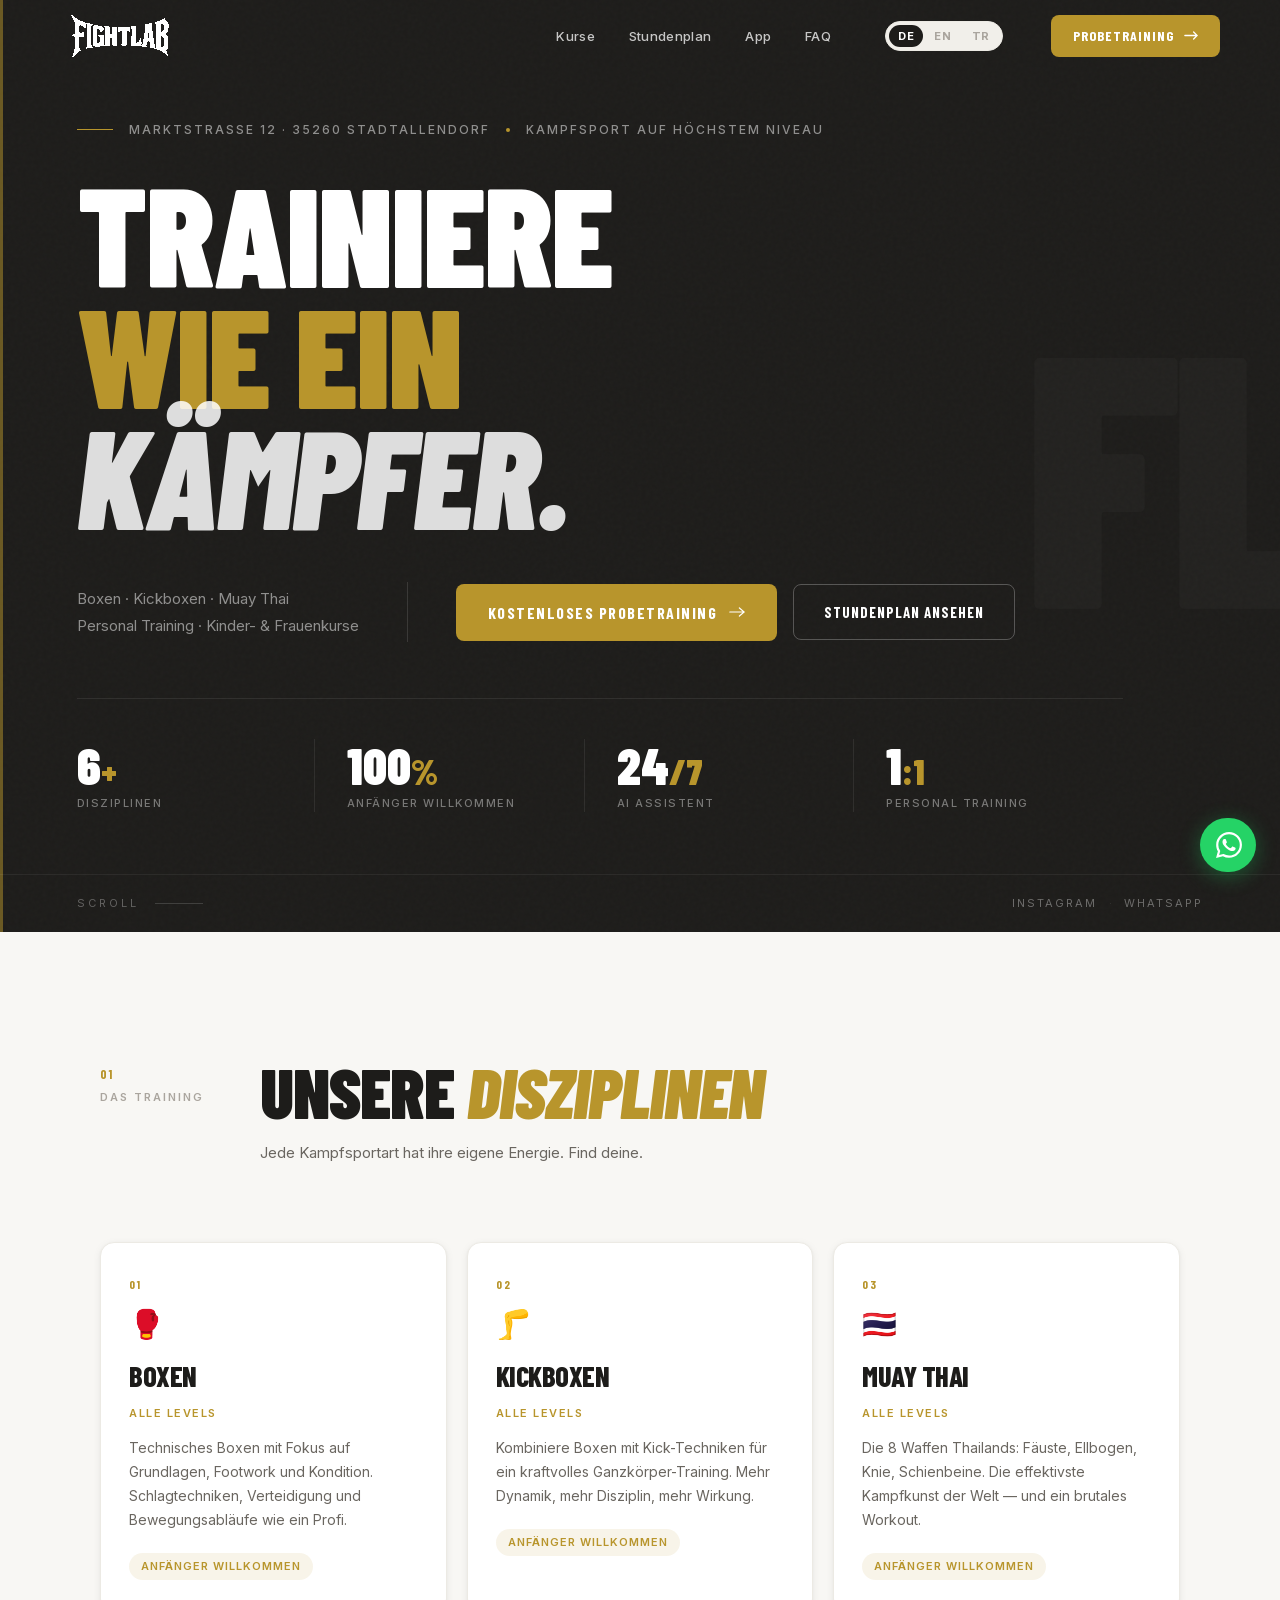
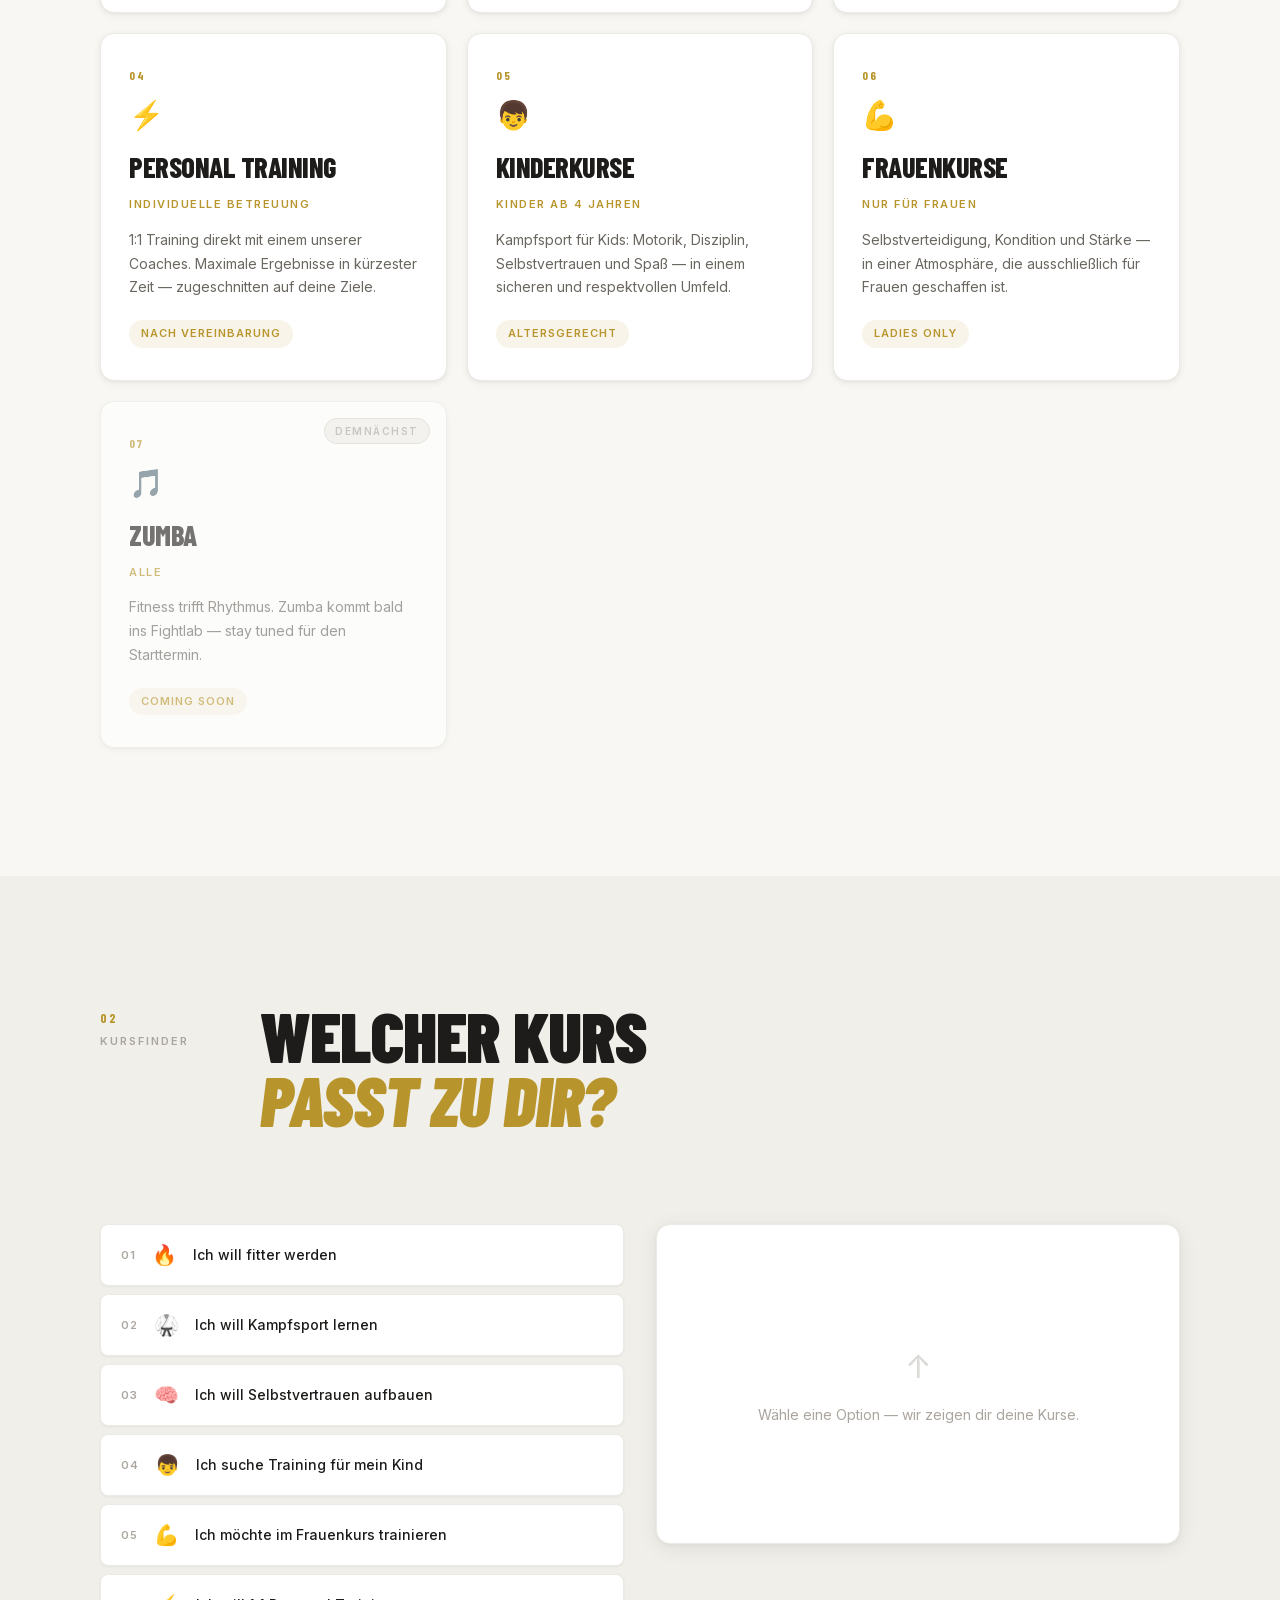
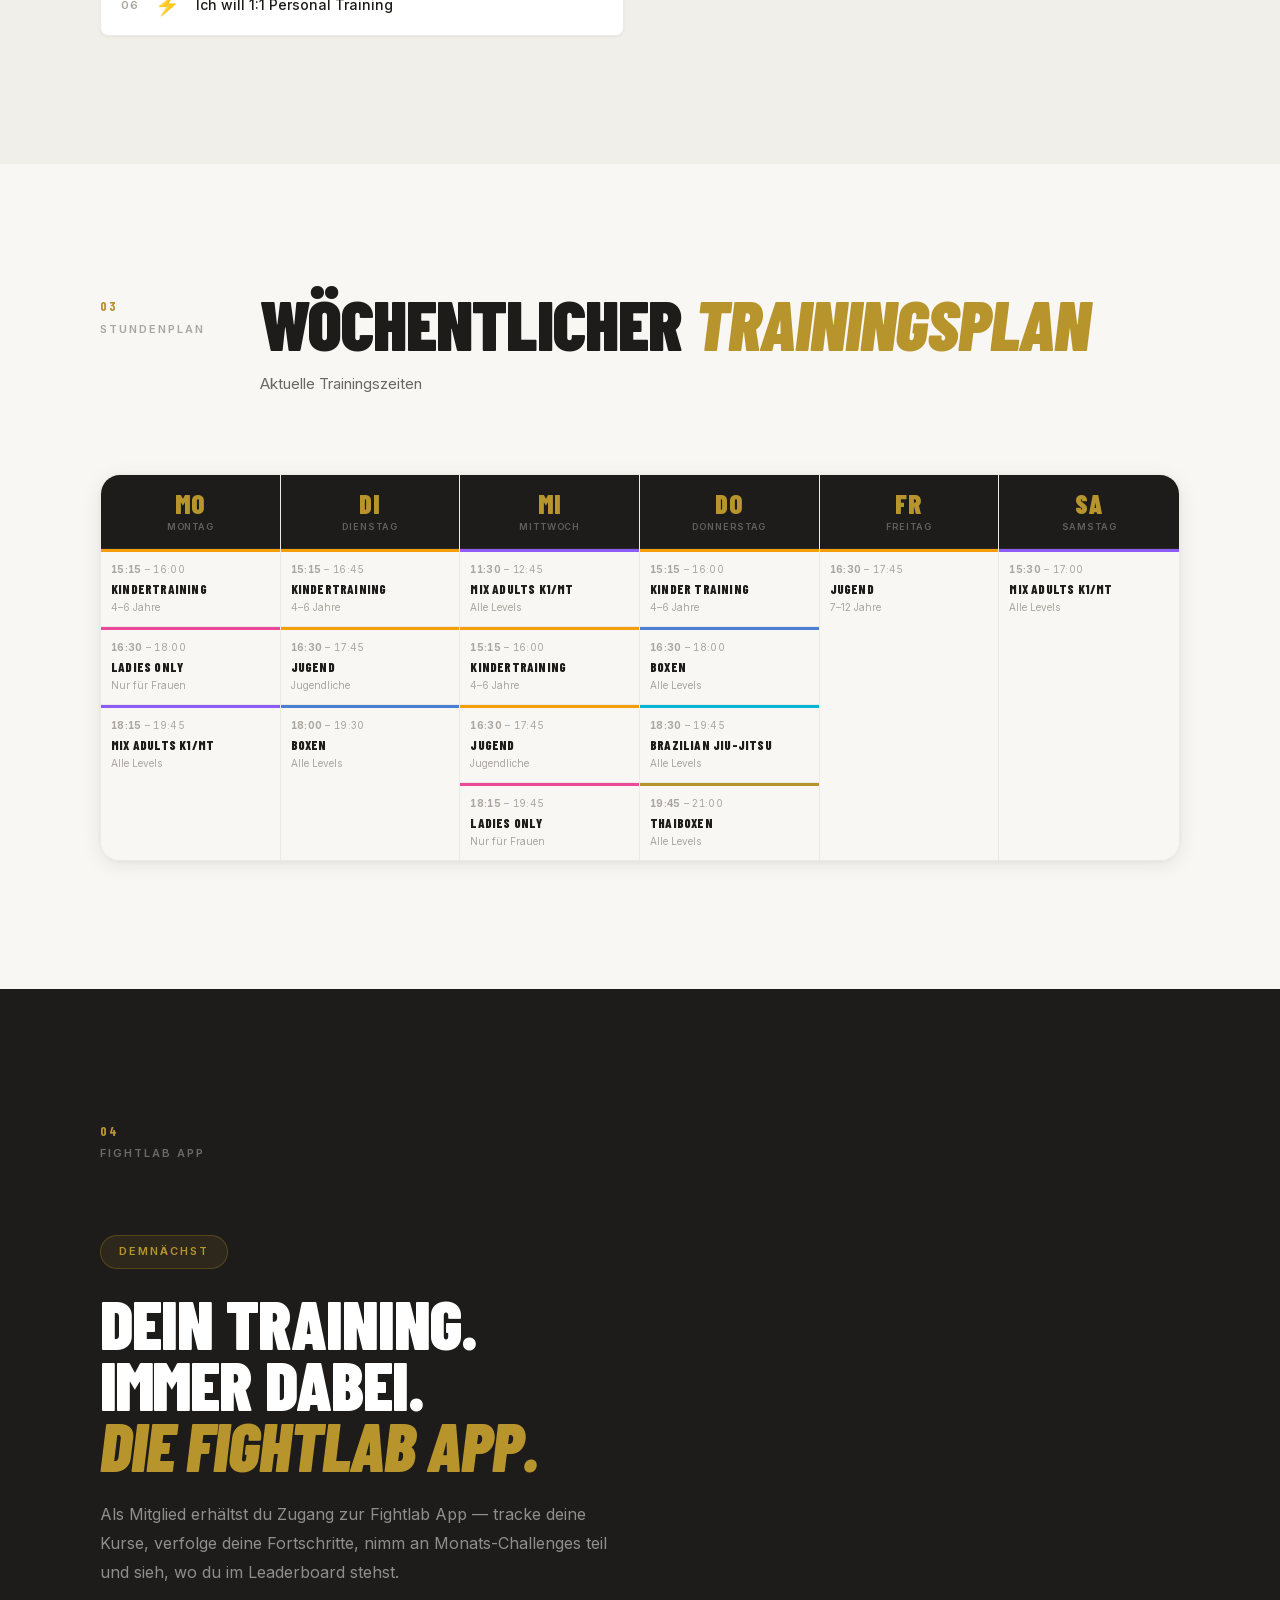
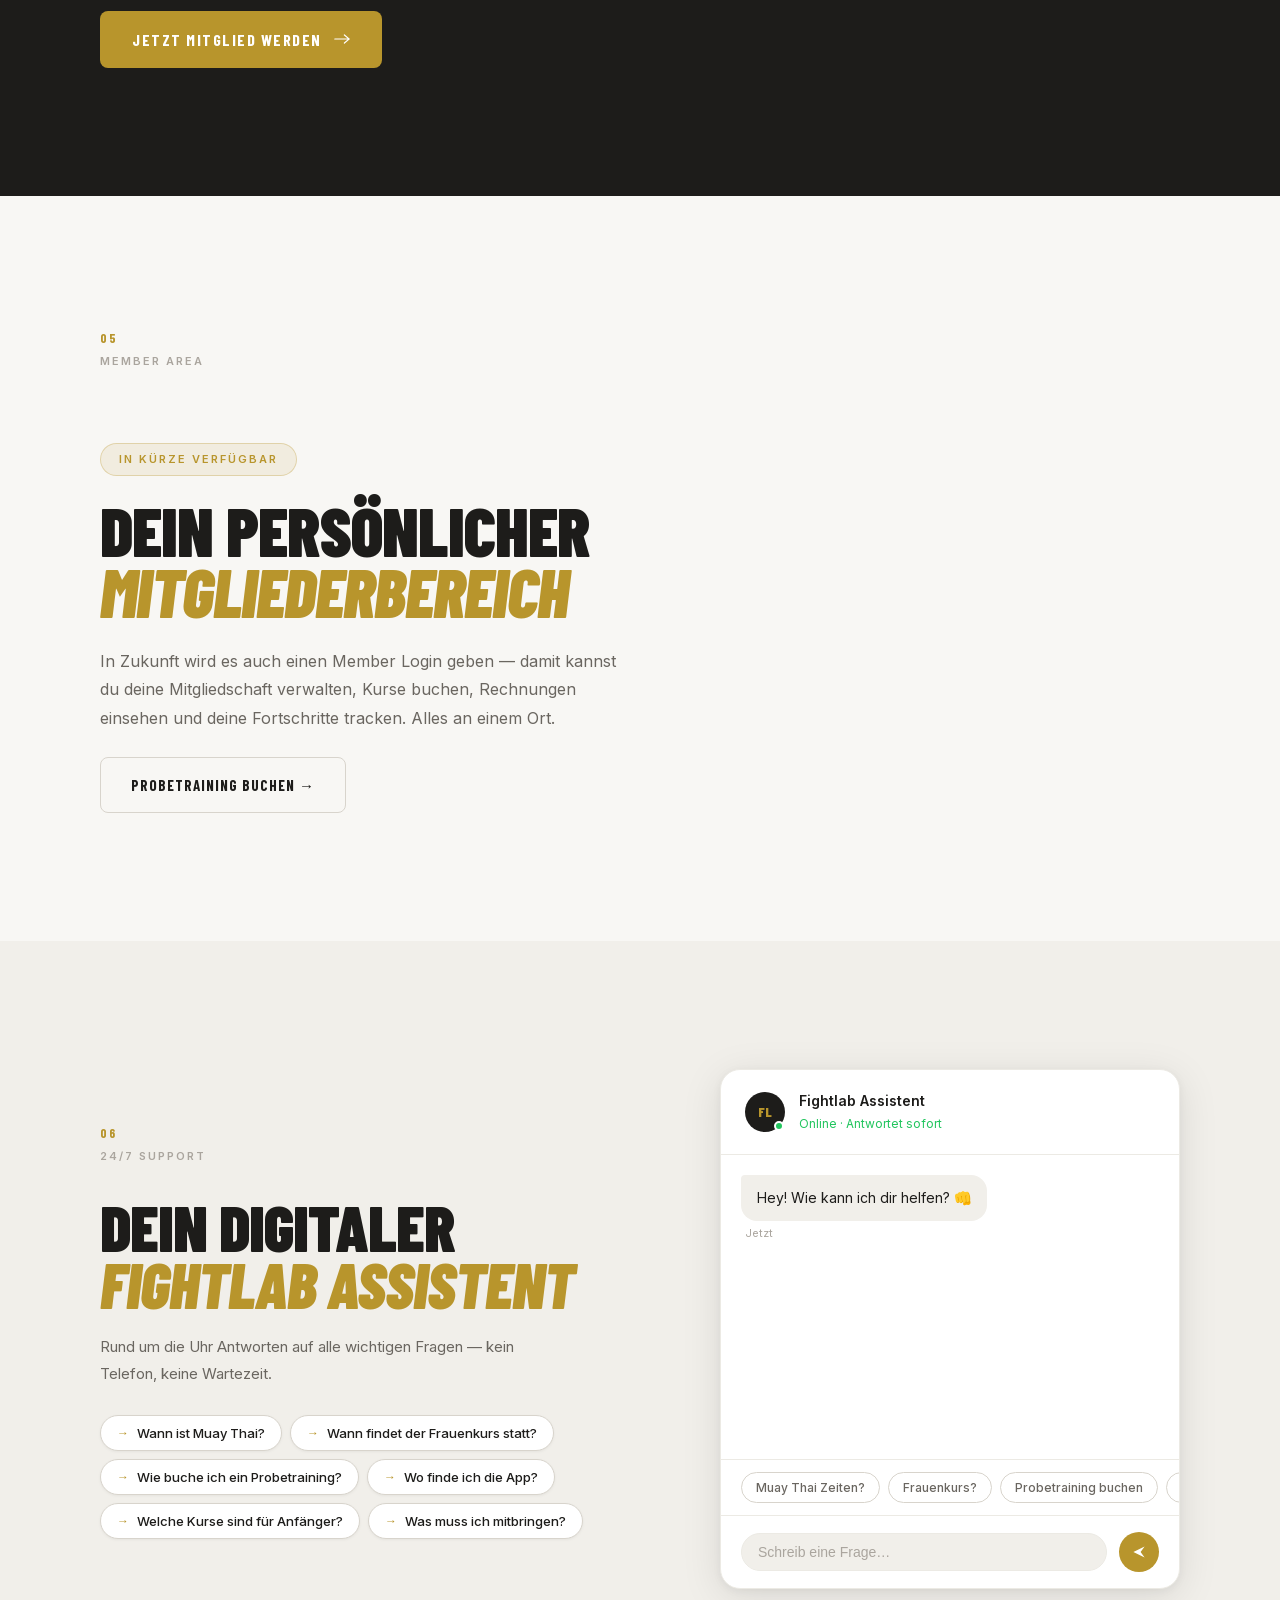
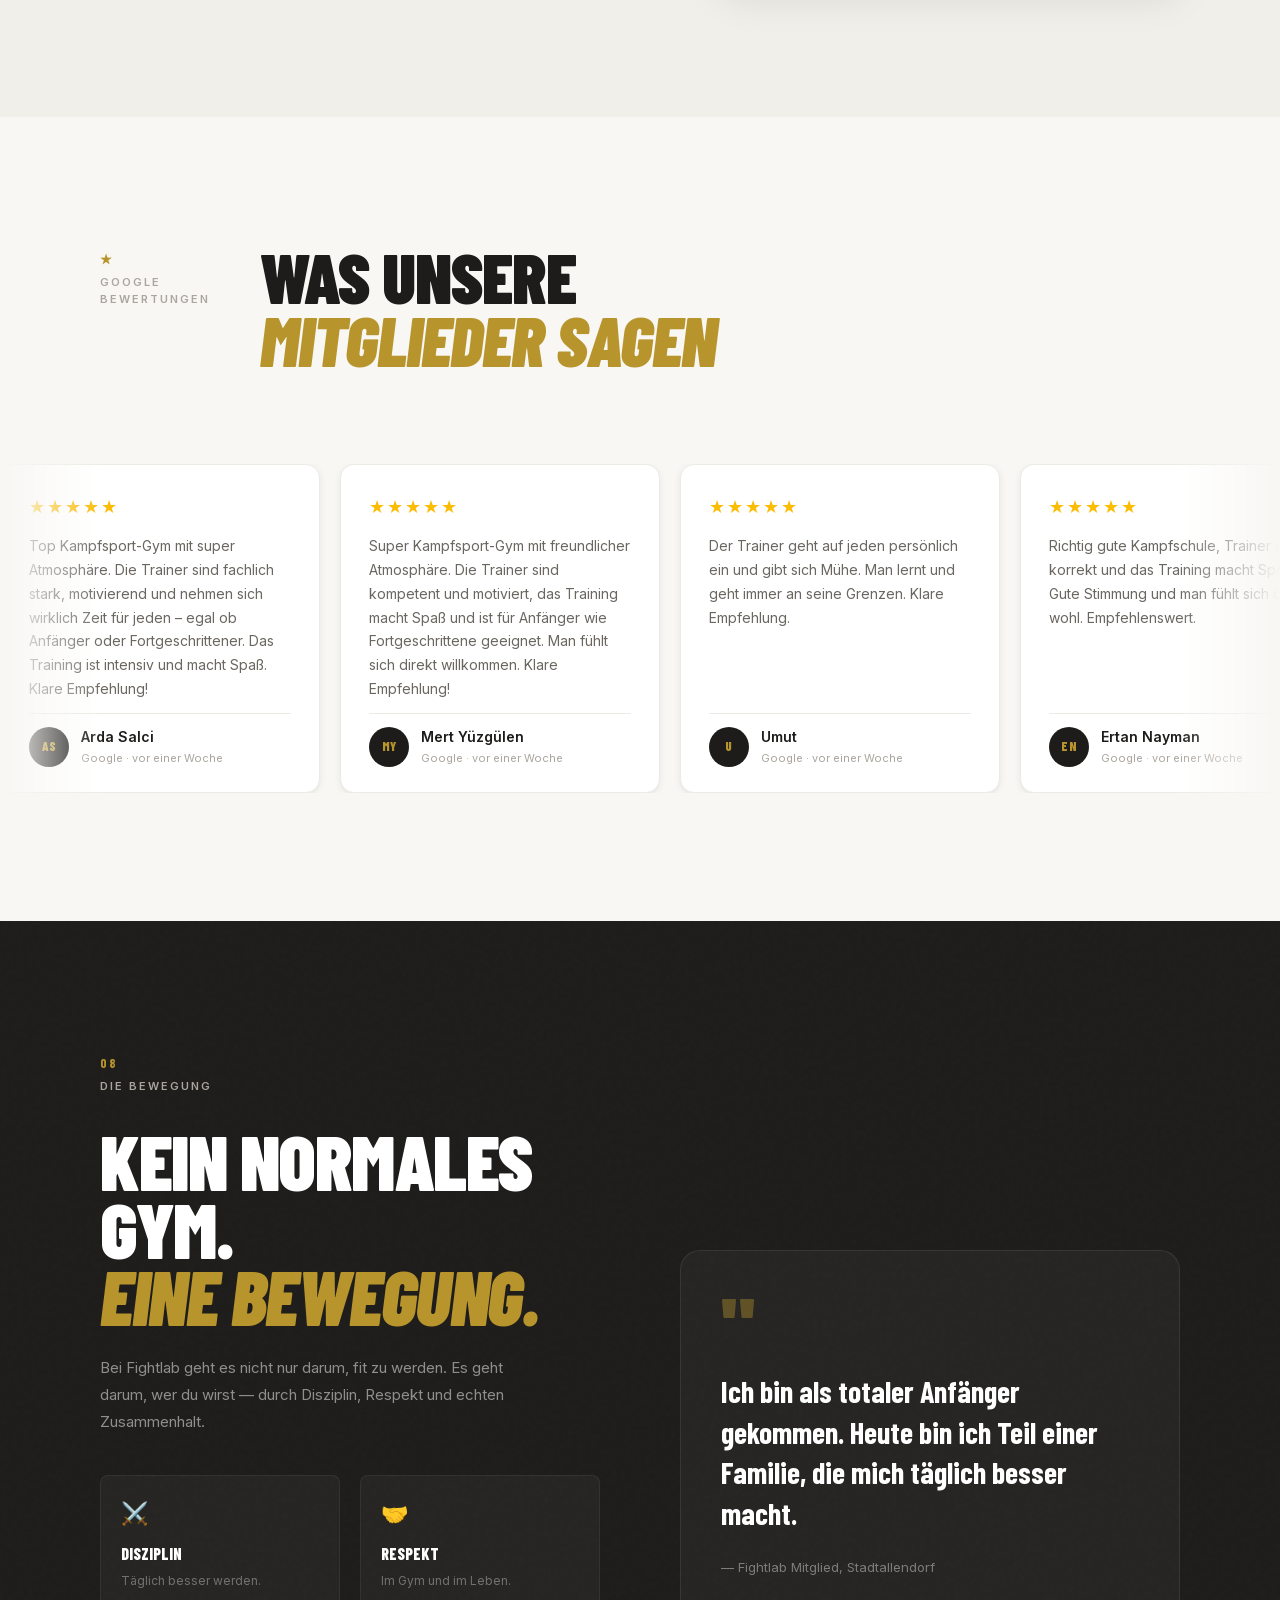
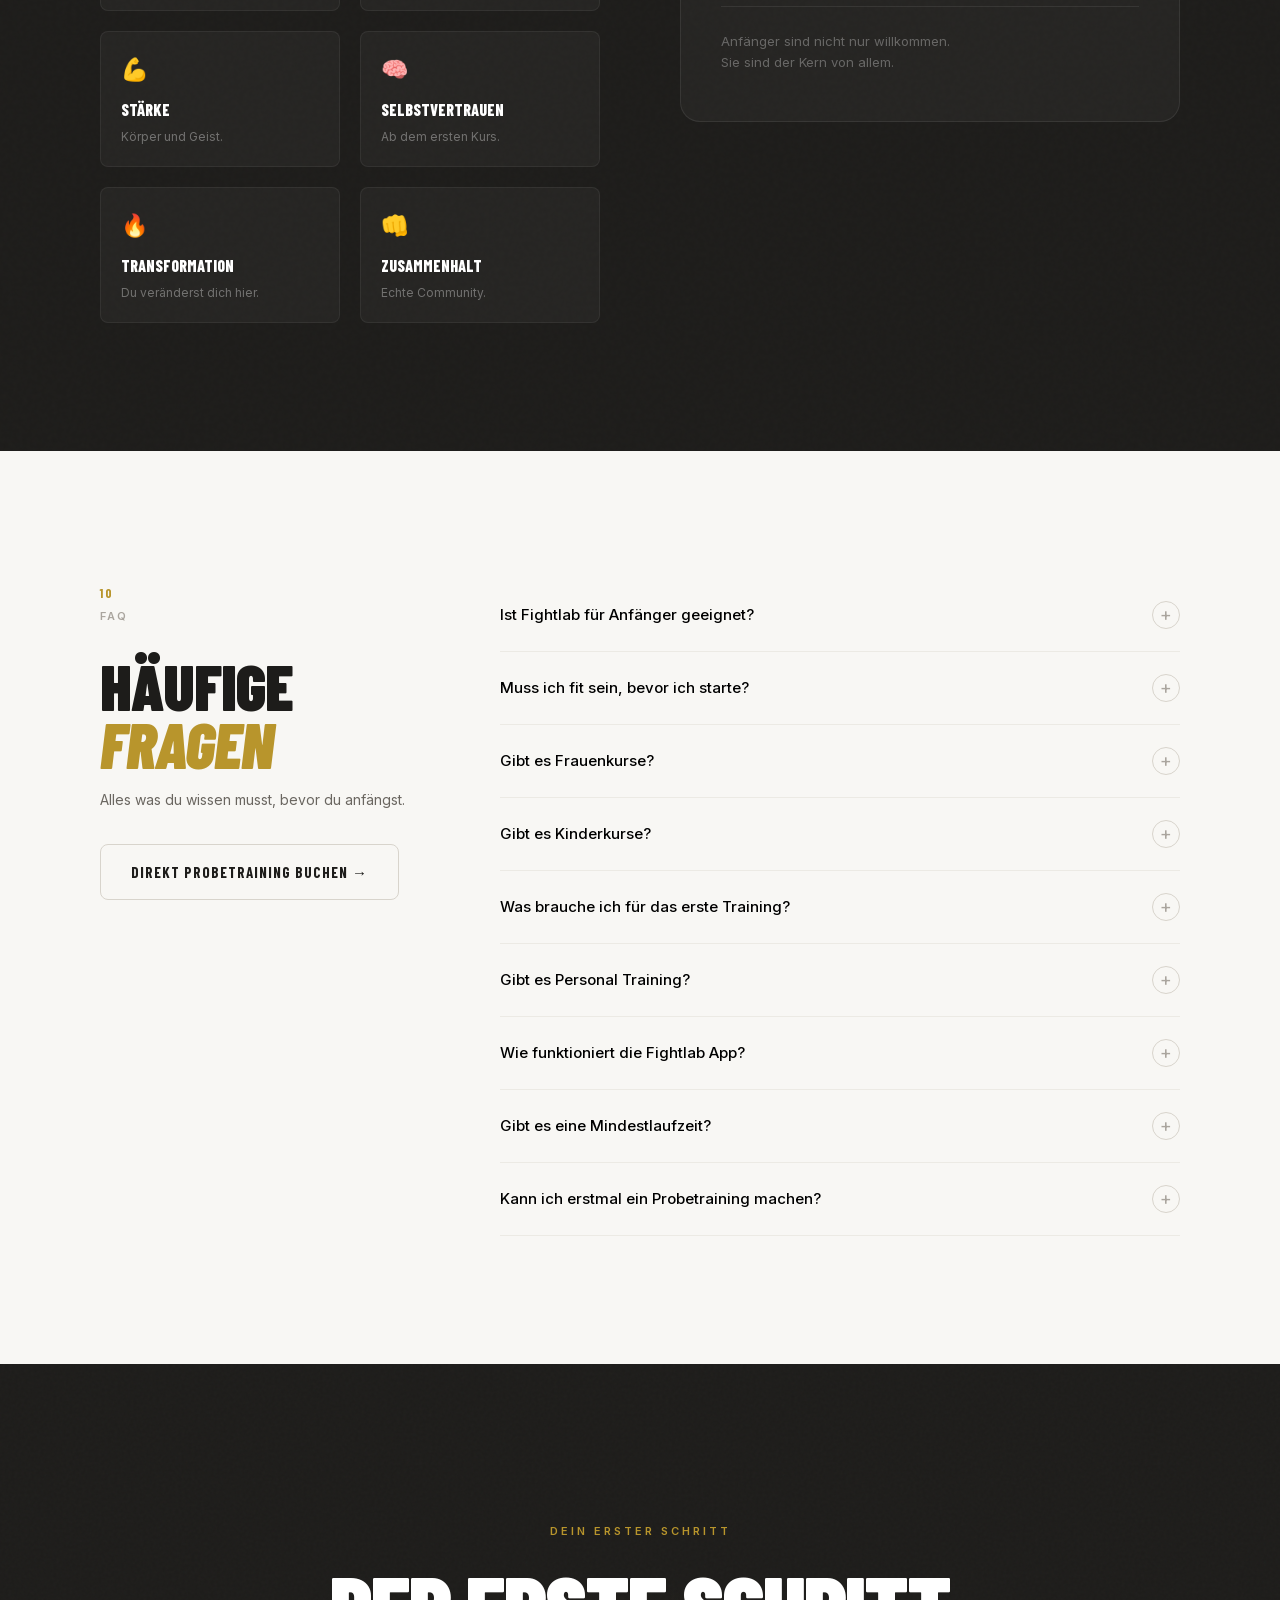
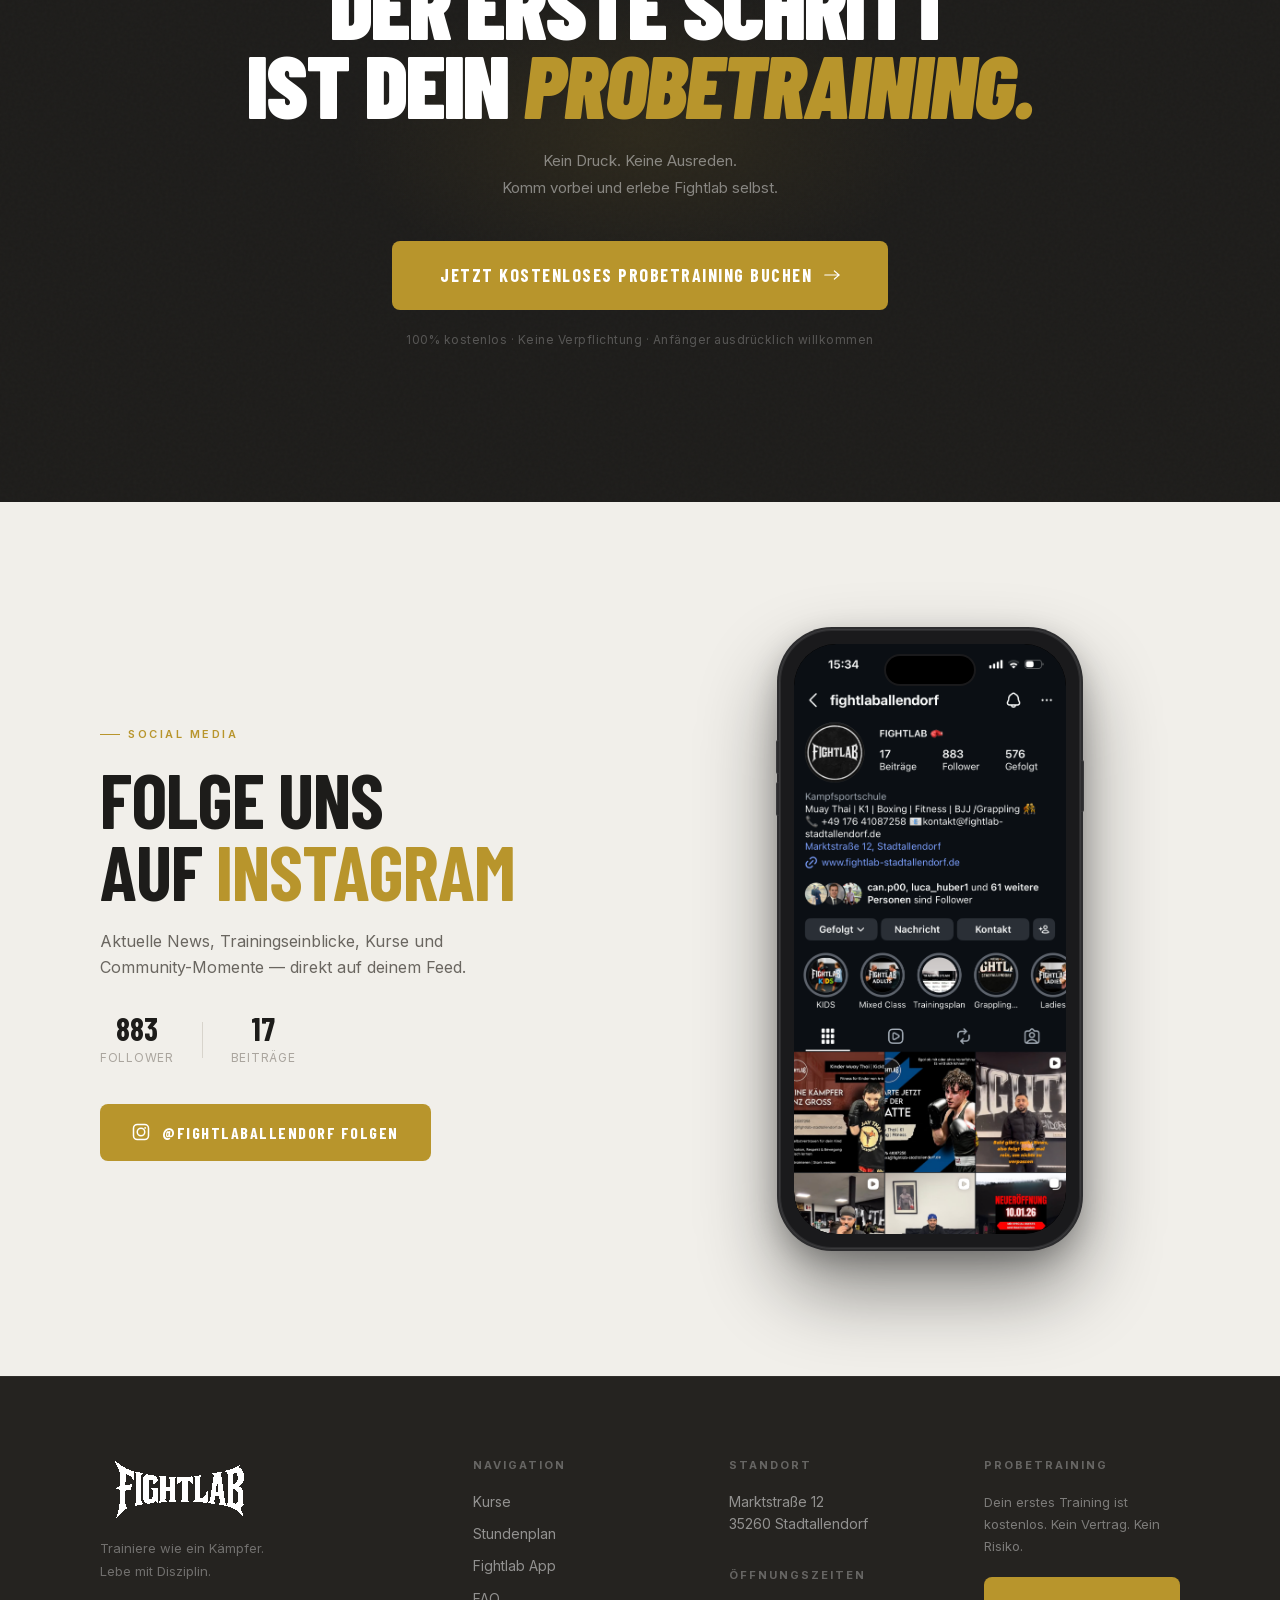
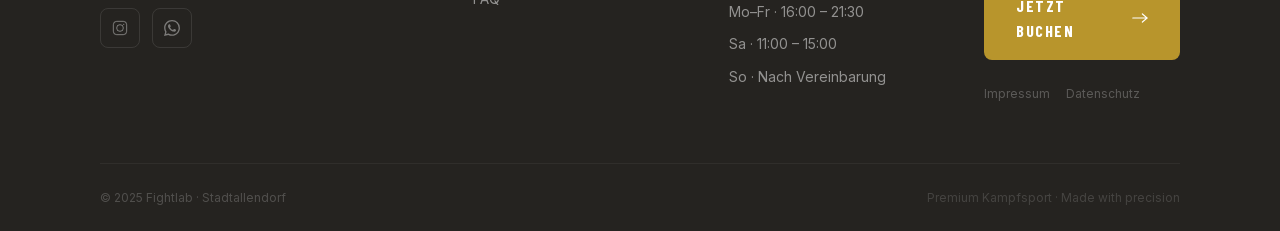
<file: index.html>
<!DOCTYPE html>
<html lang="de">
<head>
<meta charset="UTF-8">
<meta name="viewport" content="width=device-width, initial-scale=1.0">
<title>Fightlab – Stadtallendorf</title>
<link rel="stylesheet" href="fonts.css">
<link rel="stylesheet" href="styles.css">
</head>
<body>

<!-- NAV -->
<nav id="navbar">
  <div class="nav-inner">
    <a href="#hero" class="nav-logo">
      <canvas id="logoCanvas" class="logo-canvas"></canvas>
    </a>
    <ul class="nav-links">
      <li><a href="#kurse" data-hover="01" data-i18n="nav.kurse">Kurse</a></li>
      <li><a href="#stundenplan" data-hover="02" data-i18n="nav.stundenplan">Stundenplan</a></li>
      <li><a href="#app" data-hover="03">App</a></li>
      <li><a href="#faq" data-hover="06">FAQ</a></li>
    </ul>
    <div class="lang-switch">
      <button class="ls-btn" data-lang="de" onclick="setLang('de')">DE</button>
      <button class="ls-btn" data-lang="en" onclick="setLang('en')">EN</button>
      <button class="ls-btn" data-lang="tr" onclick="setLang('tr')">TR</button>
    </div>
    <div class="nav-ctas">
      <a href="#cta-final" class="nav-cta-btn" onclick="openTrialModal(); return false;">
        <span data-i18n="nav.cta">Probetraining</span>
        <svg class="btn-arrow" viewBox="0 0 16 10" fill="none"><path d="M11 1l4 4-4 4M1 5h14" stroke="currentColor" stroke-width="1.5" stroke-linecap="round"/></svg>
      </a>
    </div>
    <button class="hamburger" id="hamburger">
      <span></span><span></span>
    </button>
  </div>
  <div class="mobile-menu" id="mobileMenu">
    <div class="mm-links">
      <a href="#kurse" class="mm-link" data-i18n="nav.kurse">Kurse</a>
      <a href="#stundenplan" class="mm-link" data-i18n="nav.stundenplan">Stundenplan</a>
      <a href="#app" class="mm-link">App</a>
      <a href="#faq" class="mm-link">FAQ</a>
      <div class="mm-lang">
        <button class="ls-btn" data-lang="de" onclick="setLang('de')">DE</button>
        <button class="ls-btn" data-lang="en" onclick="setLang('en')">EN</button>
        <button class="ls-btn" data-lang="tr" onclick="setLang('tr')">TR</button>
      </div>
    </div>
    <div class="mm-footer">
      <a href="#cta-final" class="nav-cta-btn" onclick="openTrialModal(); return false;" data-i18n="nav.cta_book">Probetraining buchen</a>
    </div>
  </div>
</nav>

<!-- HERO -->
<section id="hero">
  <div class="hero-left-bar"></div>
  <div class="hero-bg-num">FL</div>

  <div class="hero-body">
    <div class="hero-eyebrow">
      <div class="eyebrow-line"></div>
      <span>Marktstraße 12 · 35260 Stadtallendorf</span>
      <div class="eyebrow-dot"></div>
      <span data-i18n="hero.eyebrow">Kampfsport auf höchstem Niveau</span>
    </div>

    <h1 class="hero-h1">
      <span class="h1-line" data-i="0" data-i18n="hero.h1_0">Trainiere</span>
      <span class="h1-line h1-accent" data-i="1" data-i18n="hero.h1_1">wie ein</span>
      <span class="h1-line h1-italic" data-i="2" data-i18n="hero.h1_2">Kämpfer.</span>
    </h1>

    <div class="hero-sub-row">
      <p class="hero-sub" data-i18n-html="hero.sub">
        Boxen · Kickboxen · Muay Thai<br>
        Personal Training · Kinder- & Frauenkurse
      </p>
      <div class="hero-divider-v"></div>
      <div class="hero-sub-ctas">
        <a href="#cta-final" class="cta-primary" onclick="openTrialModal(); return false;">
          <span data-i18n="hero.cta1">Kostenloses Probetraining</span>
          <svg viewBox="0 0 20 12" fill="none"><path d="M13 1l6 5-6 5M1 6h18" stroke="currentColor" stroke-width="1.5" stroke-linecap="round"/></svg>
        </a>
        <a href="#stundenplan" class="cta-ghost-light" data-i18n="hero.cta2">Stundenplan ansehen</a>
      </div>
    </div>

    <div class="hero-stats">
      <div class="hero-stat">
        <div class="hs-num">6<span>+</span></div>
        <div class="hs-label" data-i18n="hero.stat1">Disziplinen</div>
      </div>
      <div class="hero-stat-sep"></div>
      <div class="hero-stat">
        <div class="hs-num">100<span>%</span></div>
        <div class="hs-label" data-i18n="hero.stat2">Anfänger willkommen</div>
      </div>
      <div class="hero-stat-sep"></div>
      <div class="hero-stat">
        <div class="hs-num">24<span>/7</span></div>
        <div class="hs-label" data-i18n="hero.stat3">AI Assistent</div>
      </div>
      <div class="hero-stat-sep"></div>
      <div class="hero-stat">
        <div class="hs-num">1<span>:1</span></div>
        <div class="hs-label">Personal Training</div>
      </div>
    </div>
  </div>

  <div class="hero-bottom-bar">
    <div class="hbb-left">
      <span class="hbb-scroll-label" data-i18n="hero.scroll">Scroll</span>
      <div class="hbb-scroll-line"><div class="hbb-scroll-dot"></div></div>
    </div>
    <div class="hbb-right">
      <a href="https://www.instagram.com/fightlaballendorf" class="hbb-social" target="_blank">Instagram</a>
      <span class="hbb-sep">·</span>
      <a href="https://wa.me/4917641087258" class="hbb-social" target="_blank">WhatsApp</a>
    </div>
  </div>
</section>

<!-- KURSE -->
<section id="kurse" class="section">
  <div class="container">
    <header class="section-head">
      <div class="sh-left">
        <div class="sh-num">01</div>
        <div class="sh-tag" data-i18n="kurse.tag">Das Training</div>
      </div>
      <div class="sh-right">
        <h2 class="sh-title" data-i18n-html="kurse.title">Unsere <em>Disziplinen</em></h2>
        <p class="sh-sub" data-i18n="kurse.sub">Jede Kampfsportart hat ihre eigene Energie. Find deine.</p>
      </div>
    </header>
    <div class="kurse-grid" id="kurseGrid"></div>
  </div>
</section>

<!-- KURSFINDER -->
<section id="kursfinder" class="section section-surface">
  <div class="container">
    <header class="section-head">
      <div class="sh-left">
        <div class="sh-num">02</div>
        <div class="sh-tag" data-i18n="finder.tag">Kursfinder</div>
      </div>
      <div class="sh-right">
        <h2 class="sh-title" data-i18n-html="finder.title">Welcher Kurs<br><em>passt zu dir?</em></h2>
      </div>
    </header>
    <div class="finder-wrap">
      <div class="finder-options" id="finderOptions"></div>
      <div class="finder-result-panel" id="finderResult">
        <div class="frp-default">
          <div class="frp-icon">↑</div>
          <p data-i18n="finder.default">Wähle eine Option — wir zeigen dir deine Kurse.</p>
        </div>
      </div>
    </div>
  </div>
</section>

<!-- STUNDENPLAN -->
<section id="stundenplan" class="section">
  <div class="container">
    <header class="section-head">
      <div class="sh-left">
        <div class="sh-num">03</div>
        <div class="sh-tag" data-i18n="sched.tag">Stundenplan</div>
      </div>
      <div class="sh-right">
        <h2 class="sh-title" data-i18n-html="sched.title">Wöchentlicher <em>Trainingsplan</em></h2>
        <p class="sh-sub" data-i18n="sched.sub">Aktuelle Trainingszeiten</p>
      </div>
    </header>
    <div class="schedule-container" id="scheduleContainer"></div>
  </div>
</section>

<!-- APP -->
<section id="app" class="section section-dark">
  <div class="container">
    <div class="coming-soon-grid reveal">
      <header class="section-head inline-head">
        <div class="sh-left">
          <div class="sh-num">04</div>
          <div class="sh-tag">Fightlab App</div>
        </div>
      </header>
      <div class="coming-soon-body">
        <div class="cs-badge" data-i18n="app.badge">Demnächst</div>
        <h2 class="coming-soon-headline" data-i18n-html="app.title">Dein Training.<br>Immer dabei.<br><em>Die Fightlab App.</em></h2>
        <p class="coming-soon-desc" data-i18n="app.desc">Als Mitglied erhältst du Zugang zur Fightlab App — tracke deine Kurse, verfolge deine Fortschritte, nimm an Monats-Challenges teil und sieh, wo du im Leaderboard stehst.</p>
        <a href="#cta-final" class="cta-primary" onclick="openTrialModal(); return false;">
          <span data-i18n="app.cta">Jetzt Mitglied werden</span>
          <svg viewBox="0 0 20 12" fill="none"><path d="M13 1l6 5-6 5M1 6h18" stroke="currentColor" stroke-width="1.5" stroke-linecap="round"/></svg>
        </a>
      </div>
    </div>
  </div>
</section>

<!-- MEMBER -->
<section id="member" class="section">
  <div class="container">
    <div class="coming-soon-grid reveal">
      <header class="section-head inline-head">
        <div class="sh-left">
          <div class="sh-num">05</div>
          <div class="sh-tag">Member Area</div>
        </div>
      </header>
      <div class="coming-soon-body">
        <div class="cs-badge" data-i18n="member.badge">In Kürze verfügbar</div>
        <h2 class="coming-soon-headline" data-i18n-html="member.title">Dein persönlicher<br><em>Mitgliederbereich</em></h2>
        <p class="coming-soon-desc" data-i18n="member.desc">In Zukunft wird es auch einen Member Login geben — damit kannst du deine Mitgliedschaft verwalten, Kurse buchen, Rechnungen einsehen und deine Fortschritte tracken. Alles an einem Ort.</p>
        <a href="#cta-final" class="cta-ghost" onclick="openTrialModal(); return false;" data-i18n="member.cta">Probetraining buchen →</a>
      </div>
    </div>
  </div>
</section>

<!-- AI ASSISTANT -->
<section id="assistant" class="section section-surface">
  <div class="container">
    <div class="ai-grid">
      <div class="ai-left reveal">
        <header class="section-head inline-head">
          <div class="sh-left">
            <div class="sh-num">06</div>
            <div class="sh-tag" data-i18n="ai.tag">24/7 Support</div>
          </div>
        </header>
        <h2 class="ai-headline" data-i18n-html="ai.title">Dein digitaler<br><em>Fightlab Assistent</em></h2>
        <p class="ai-desc" data-i18n="ai.desc">Rund um die Uhr Antworten auf alle wichtigen Fragen — kein Telefon, keine Wartezeit.</p>
        <div class="ai-chips" id="aiChips"></div>
      </div>
      <div class="ai-right reveal delay-2">
        <div class="chat-shell">
          <div class="chat-top">
            <div class="chat-avatar-wrap">
              <div class="chat-av">FL</div>
              <div class="chat-online"></div>
            </div>
            <div class="chat-head-info">
              <div class="chat-head-name">Fightlab Assistent</div>
              <div class="chat-head-status" data-i18n="ai.status">Online · Antwortet sofort</div>
            </div>
          </div>
          <div class="chat-msgs" id="chatMsgs">
            <div class="chat-msg bot">
              <div class="cm-bubble" data-i18n="ai.greeting">Hey! Wie kann ich dir helfen? 👊</div>
              <div class="cm-time" data-i18n="ai.now">Jetzt</div>
            </div>
          </div>
          <div class="chat-quick" id="chatQuick"></div>
          <div class="chat-bar">
            <input id="chatInput" class="chat-inp" type="text" data-i18n-ph="ai.placeholder" placeholder="Schreib eine Frage…" autocomplete="off">
            <button id="chatSend" class="chat-btn">
              <svg viewBox="0 0 20 20" fill="none"><path d="M3 10l14-7-5 7 5 7-14-7z" fill="currentColor"/></svg>
            </button>
          </div>
        </div>
      </div>
    </div>
  </div>
</section>

<!-- REVIEWS -->
<section class="reviews-section section">
  <div class="container">
    <header class="section-head">
      <div class="sh-left">
        <div class="sh-num">★</div>
        <div class="sh-tag" data-i18n="reviews.tag">Google Bewertungen</div>
      </div>
      <div class="sh-right">
        <h2 class="sh-title" data-i18n-html="reviews.title">Was unsere<br><em>Mitglieder sagen</em></h2>
      </div>
    </header>
  </div>
  <div class="reviews-track-wrap">
    <div class="reviews-track" id="reviewsTrack"></div>
  </div>
</section>

<!-- COMMUNITY -->
<section id="community" class="section community-section">
  <div class="comm-noise"></div>
  <div class="container">
    <div class="comm-grid">
      <div class="comm-left reveal">
        <header class="section-head inline-head">
          <div class="sh-left">
            <div class="sh-num">08</div>
            <div class="sh-tag" data-i18n="comm.tag">Die Bewegung</div>
          </div>
        </header>
        <h2 class="comm-headline" data-i18n-html="comm.title">Kein normales<br>Gym.<br><em>Eine Bewegung.</em></h2>
        <p class="comm-desc" data-i18n="comm.desc">Bei Fightlab geht es nicht nur darum, fit zu werden. Es geht darum, wer du wirst — durch Disziplin, Respekt und echten Zusammenhalt.</p>
        <div class="values-grid" id="valuesGrid"></div>
      </div>
      <div class="comm-right reveal delay-2">
        <div class="quote-card">
          <div class="qc-mark">"</div>
          <blockquote class="qc-text" data-i18n="comm.quote">Ich bin als totaler Anfänger gekommen. Heute bin ich Teil einer Familie, die mich täglich besser macht.</blockquote>
          <div class="qc-author" data-i18n="comm.author">— Fightlab Mitglied, Stadtallendorf</div>
          <div class="qc-divider"></div>
          <div class="qc-note" data-i18n-html="comm.note">Anfänger sind nicht nur willkommen.<br>Sie sind der Kern von allem.</div>
        </div>
      </div>
    </div>
  </div>
</section>

<!-- FAQ -->
<section id="faq" class="section">
  <div class="container">
    <div class="faq-layout">
      <div class="faq-left">
        <header class="section-head inline-head">
          <div class="sh-left">
            <div class="sh-num">10</div>
            <div class="sh-tag">FAQ</div>
          </div>
        </header>
        <h2 class="faq-headline" data-i18n-html="faq.title">Häufige<br><em>Fragen</em></h2>
        <p class="faq-sub" data-i18n="faq.sub">Alles was du wissen musst, bevor du anfängst.</p>
        <a href="#cta-final" class="cta-ghost" onclick="openTrialModal(); return false;" data-i18n="faq.cta">Direkt Probetraining buchen →</a>
      </div>
      <div class="faq-right" id="faqList"></div>
    </div>
  </div>
</section>

<!-- FINAL CTA -->
<section id="cta-final" class="cta-final">
  <div class="ctaf-noise"></div>
  <div class="ctaf-glow"></div>
  <div class="container">
    <div class="ctaf-inner reveal">
      <div class="ctaf-tag" data-i18n="ctaf.tag">Dein erster Schritt</div>
      <h2 class="ctaf-h2" data-i18n-html="ctaf.title">Der erste Schritt<br>ist dein <em>Probetraining.</em></h2>
      <p class="ctaf-sub" data-i18n-html="ctaf.sub">Kein Druck. Keine Ausreden.<br>Komm vorbei und erlebe Fightlab selbst.</p>
      <a href="#" class="cta-primary cta-large" onclick="openTrialModal(); return false;">
        <span data-i18n="ctaf.cta">Jetzt kostenloses Probetraining buchen</span>
        <svg viewBox="0 0 20 12" fill="none"><path d="M13 1l6 5-6 5M1 6h18" stroke="currentColor" stroke-width="1.5" stroke-linecap="round"/></svg>
      </a>
      <div class="ctaf-micro" data-i18n="ctaf.micro">100% kostenlos · Keine Verpflichtung · Anfänger ausdrücklich willkommen</div>
    </div>
  </div>
</section>

<!-- INSTAGRAM -->
<section class="insta-section section-surface section">
  <div class="container">
    <div class="insta-grid">
      <div class="insta-content reveal">
        <div class="label-tag" style="margin-bottom:20px" data-i18n="insta.social_tag">Social Media</div>
        <h2 class="insta-headline" data-i18n-html="insta.title">Folge uns<br>auf <em>Instagram</em></h2>
        <p class="insta-desc" data-i18n="insta.desc">Aktuelle News, Trainingseinblicke, Kurse und Community-Momente — direkt auf deinem Feed.</p>
        <div class="insta-stats">
          <div class="insta-stat"><div class="is-num">883</div><div class="is-label" data-i18n="insta.followers">Follower</div></div>
          <div class="insta-stat-sep"></div>
          <div class="insta-stat"><div class="is-num">17</div><div class="is-label" data-i18n="insta.posts">Beiträge</div></div>
        </div>
        <a href="https://www.instagram.com/fightlaballendorf" target="_blank" class="cta-primary">
          <svg viewBox="0 0 24 24" fill="none" stroke="currentColor" stroke-width="2" style="width:18px;height:18px"><rect x="2" y="2" width="20" height="20" rx="5"/><circle cx="12" cy="12" r="5"/><circle cx="17.5" cy="6.5" r="1.2" fill="currentColor" stroke="none"/></svg>
          <span data-i18n="insta.cta">@fightlaballendorf folgen</span>
        </a>
      </div>

      <div class="insta-phone-wrap reveal delay-2">
        <a href="https://www.instagram.com/fightlaballendorf" target="_blank" class="iphone-frame">
          <div class="iphone-side-btn iphone-vol-up"></div>
          <div class="iphone-side-btn iphone-vol-down"></div>
          <div class="iphone-side-btn iphone-power"></div>
          <div class="iphone-inner">
            <div class="iphone-island"></div>
            <div class="iphone-screen">
              <img src="Erdo.PNG" alt="Fightlab auf Instagram" class="iphone-screenshot">
            </div>
          </div>
        </a>
      </div>
    </div>
  </div>
</section>

<!-- FOOTER -->
<footer id="footer">
  <div class="container">
    <div class="footer-top">
      <div class="ft-brand">
        <canvas id="footerLogoCanvas" class="footer-logo-canvas"></canvas>
        <p class="ft-tagline" data-i18n-html="footer.tagline">Trainiere wie ein Kämpfer.<br>Lebe mit Disziplin.</p>
        <div class="ft-social">
          <a href="https://www.instagram.com/fightlaballendorf" class="ft-soc-btn" target="_blank" aria-label="Instagram">
            <svg viewBox="0 0 24 24" fill="none" stroke="currentColor" stroke-width="1.5"><rect x="2" y="2" width="20" height="20" rx="5"/><circle cx="12" cy="12" r="5"/><circle cx="17.5" cy="6.5" r="1" fill="currentColor" stroke="none"/></svg>
          </a>
          <a href="https://wa.me/4917641087258" class="ft-soc-btn" target="_blank" aria-label="WhatsApp">
            <svg viewBox="0 0 24 24" fill="currentColor"><path d="M17.472 14.382c-.297-.149-1.758-.867-2.03-.967-.273-.099-.471-.148-.67.15-.197.297-.767.966-.94 1.164-.173.199-.347.223-.644.075-.297-.15-1.255-.463-2.39-1.475-.883-.788-1.48-1.761-1.653-2.059-.173-.297-.018-.458.13-.606.134-.133.298-.347.446-.52.149-.174.198-.298.298-.497.099-.198.05-.371-.025-.52-.075-.149-.669-1.612-.916-2.207-.242-.579-.487-.5-.669-.51-.173-.008-.371-.01-.57-.01-.198 0-.52.074-.792.372-.272.297-1.04 1.016-1.04 2.479 0 1.462 1.065 2.875 1.213 3.074.149.198 2.096 3.2 5.077 4.487.709.306 1.262.489 1.694.625.712.227 1.36.195 1.871.118.571-.085 1.758-.719 2.006-1.413.248-.694.248-1.289.173-1.413-.074-.124-.272-.198-.57-.347m-5.421 7.403h-.004a9.87 9.87 0 01-5.031-1.378l-.361-.214-3.741.982.998-3.648-.235-.374a9.86 9.86 0 01-1.51-5.26c.001-5.45 4.436-9.884 9.888-9.884 2.64 0 5.122 1.03 6.988 2.898a9.825 9.825 0 012.893 6.994c-.003 5.45-4.437 9.884-9.885 9.884m8.413-18.297A11.815 11.815 0 0012.05 0C5.495 0 .16 5.335.157 11.892c0 2.096.547 4.142 1.588 5.945L.057 24l6.305-1.654a11.882 11.882 0 005.683 1.448h.005c6.554 0 11.89-5.335 11.893-11.893a11.821 11.821 0 00-3.48-8.413Z"/></svg>
          </a>
        </div>
      </div>

      <div class="ft-col">
        <h4 class="ft-heading" data-i18n="footer.nav">Navigation</h4>
        <ul class="ft-links">
          <li><a href="#kurse" data-i18n="nav.kurse">Kurse</a></li>
          <li><a href="#stundenplan" data-i18n="nav.stundenplan">Stundenplan</a></li>
          <li><a href="#app">Fightlab App</a></li>
          <li><a href="#faq">FAQ</a></li>
        </ul>
      </div>

      <div class="ft-col">
        <h4 class="ft-heading" data-i18n="footer.location">Standort</h4>
        <ul class="ft-links">
          <li class="ft-addr">Marktstraße 12<br>35260 Stadtallendorf</li>
        </ul>
        <h4 class="ft-heading mt-32" data-i18n="footer.hours">Öffnungszeiten</h4>
        <ul class="ft-links">
          <li>Mo–Fr · 16:00 – 21:30</li>
          <li>Sa · 11:00 – 15:00</li>
          <li data-i18n="footer.sunday">So · Nach Vereinbarung</li>
        </ul>
      </div>

      <div class="ft-col">
        <h4 class="ft-heading" data-i18n="footer.trial_h">Probetraining</h4>
        <p class="ft-trial-text" data-i18n="footer.trial_text">Dein erstes Training ist kostenlos. Kein Vertrag. Kein Risiko.</p>
        <a href="#" class="cta-primary ft-cta" onclick="openTrialModal(); return false;">
          <span data-i18n="footer.trial_btn">Jetzt buchen</span>
          <svg viewBox="0 0 20 12" fill="none"><path d="M13 1l6 5-6 5M1 6h18" stroke="currentColor" stroke-width="1.5" stroke-linecap="round"/></svg>
        </a>
        <div class="ft-legal">
          <a href="impressum.html">Impressum</a>
          <a href="datenschutz.html">Datenschutz</a>
        </div>
      </div>
    </div>
    <div class="footer-bottom">
      <span>© 2025 Fightlab · Stadtallendorf</span>
      <span class="fb-right" data-i18n="footer.bottom_right">Premium Kampfsport · Made with precision</span>
    </div>
  </div>
</footer>

<!-- MODAL: TRIAL -->
<div class="modal-overlay" id="trialModal" onclick="handleOverlayClick(event,'trialModal')">
  <div class="modal-box">
    <button class="modal-x" onclick="closeModal('trialModal')">
      <svg viewBox="0 0 24 24" fill="none" stroke="currentColor" stroke-width="2"><path d="M18 6L6 18M6 6l12 12"/></svg>
    </button>
    <div class="modal-head">
      <div class="modal-tag" data-i18n="modal.tag">Kostenlos & unverbindlich</div>
      <h3 class="modal-title" data-i18n="modal.title">Probetraining buchen</h3>
      <p class="modal-sub" data-i18n="modal.sub">Wähle einen Kurs — wir melden uns innerhalb von 24 Stunden bei dir.</p>
    </div>
    <form class="modal-form" onsubmit="submitTrial(event)">
      <div class="mf-group">
        <label data-i18n="modal.name">Name</label>
        <input type="text" data-i18n-ph="modal.name_ph" placeholder="Dein Name" required>
      </div>
      <div class="mf-group">
        <label data-i18n="modal.contact">E-Mail oder WhatsApp</label>
        <input type="text" placeholder="name@mail.de oder +49…" required>
      </div>
      <div class="mf-group">
        <label data-i18n="modal.course">Welcher Kurs?</label>
        <select>
          <option data-i18n="modal.boxing">Boxen</option>
          <option data-i18n="modal.kickboxing">Kickboxen</option>
          <option>Muay Thai</option>
          <option data-i18n="modal.kids">Kinderkurs</option>
          <option data-i18n="modal.women">Frauenkurs</option>
          <option>Personal Training</option>
          <option data-i18n="modal.unsure">Noch nicht sicher</option>
        </select>
      </div>
      <div class="mf-group">
        <label data-i18n="modal.msg">Nachricht (optional)</label>
        <textarea data-i18n-ph="modal.msg_ph" placeholder="Vorerfahrung, Wunschtermin, Fragen…" rows="3"></textarea>
      </div>
      <button type="submit" class="cta-primary cta-full">
        <span data-i18n="modal.submit">Probetraining anfragen</span>
        <svg viewBox="0 0 20 12" fill="none"><path d="M13 1l6 5-6 5M1 6h18" stroke="currentColor" stroke-width="1.5" stroke-linecap="round"/></svg>
      </button>
    </form>
  </div>
</div>

<!-- MODAL: LOGIN -->
<div class="modal-overlay" id="loginModal" onclick="handleOverlayClick(event,'loginModal')">
  <div class="modal-box modal-sm">
    <button class="modal-x" onclick="closeModal('loginModal')">
      <svg viewBox="0 0 24 24" fill="none" stroke="currentColor" stroke-width="2"><path d="M18 6L6 18M6 6l12 12"/></svg>
    </button>
    <div class="modal-head">
      <div class="modal-tag">Members Only</div>
      <h3 class="modal-title">Member Login</h3>
      <p class="modal-sub" data-i18n="login.sub">Dein persönlicher Mitgliederbereich.</p>
    </div>
    <form class="modal-form" onsubmit="submitLogin(event)">
      <div class="mf-group">
        <label>E-Mail</label>
        <input type="email" placeholder="name@mail.de" required>
      </div>
      <div class="mf-group">
        <label data-i18n="login.pw">Passwort</label>
        <input type="password" placeholder="••••••••" required>
      </div>
      <button type="submit" class="cta-primary cta-full">
        <span data-i18n="login.btn">Einloggen</span>
        <svg viewBox="0 0 20 12" fill="none"><path d="M13 1l6 5-6 5M1 6h18" stroke="currentColor" stroke-width="1.5" stroke-linecap="round"/></svg>
      </button>
      <div class="mf-hint" data-i18n-html="login.hint">Noch kein Mitglied? <a href="#cta-final" onclick="closeModal('loginModal')">Probetraining buchen</a></div>
    </form>
  </div>
</div>

<!-- WHATSAPP FLOAT -->
<a href="https://wa.me/4917641087258" class="wa-float" target="_blank" rel="noopener" aria-label="WhatsApp schreiben">
  <svg viewBox="0 0 24 24" fill="currentColor" class="wa-icon"><path d="M17.472 14.382c-.297-.149-1.758-.867-2.03-.967-.273-.099-.471-.148-.67.15-.197.297-.767.966-.94 1.164-.173.199-.347.223-.644.075-.297-.15-1.255-.463-2.39-1.475-.883-.788-1.48-1.761-1.653-2.059-.173-.297-.018-.458.13-.606.134-.133.298-.347.446-.52.149-.174.198-.298.298-.497.099-.198.05-.371-.025-.52-.075-.149-.669-1.612-.916-2.207-.242-.579-.487-.5-.669-.51-.173-.008-.371-.01-.57-.01-.198 0-.52.074-.792.372-.272.297-1.04 1.016-1.04 2.479 0 1.462 1.065 2.875 1.213 3.074.149.198 2.096 3.2 5.077 4.487.709.306 1.262.489 1.694.625.712.227 1.36.195 1.871.118.571-.085 1.758-.719 2.006-1.413.248-.694.248-1.289.173-1.413-.074-.124-.272-.198-.57-.347m-5.421 7.403h-.004a9.87 9.87 0 01-5.031-1.378l-.361-.214-3.741.982.998-3.648-.235-.374a9.86 9.86 0 01-1.51-5.26c.001-5.45 4.436-9.884 9.888-9.884 2.64 0 5.122 1.03 6.988 2.898a9.825 9.825 0 012.893 6.994c-.003 5.45-4.437 9.884-9.885 9.884m8.413-18.297A11.815 11.815 0 0012.05 0C5.495 0 .16 5.335.157 11.892c0 2.096.547 4.142 1.588 5.945L.057 24l6.305-1.654a11.882 11.882 0 005.683 1.448h.005c6.554 0 11.89-5.335 11.893-11.893a11.821 11.821 0 00-3.48-8.413Z"/></svg>
  <span class="wa-label" data-i18n="wa.label">Schreib uns</span>
</a>

<script src="script.js"></script>
</body>
</html>
</file>
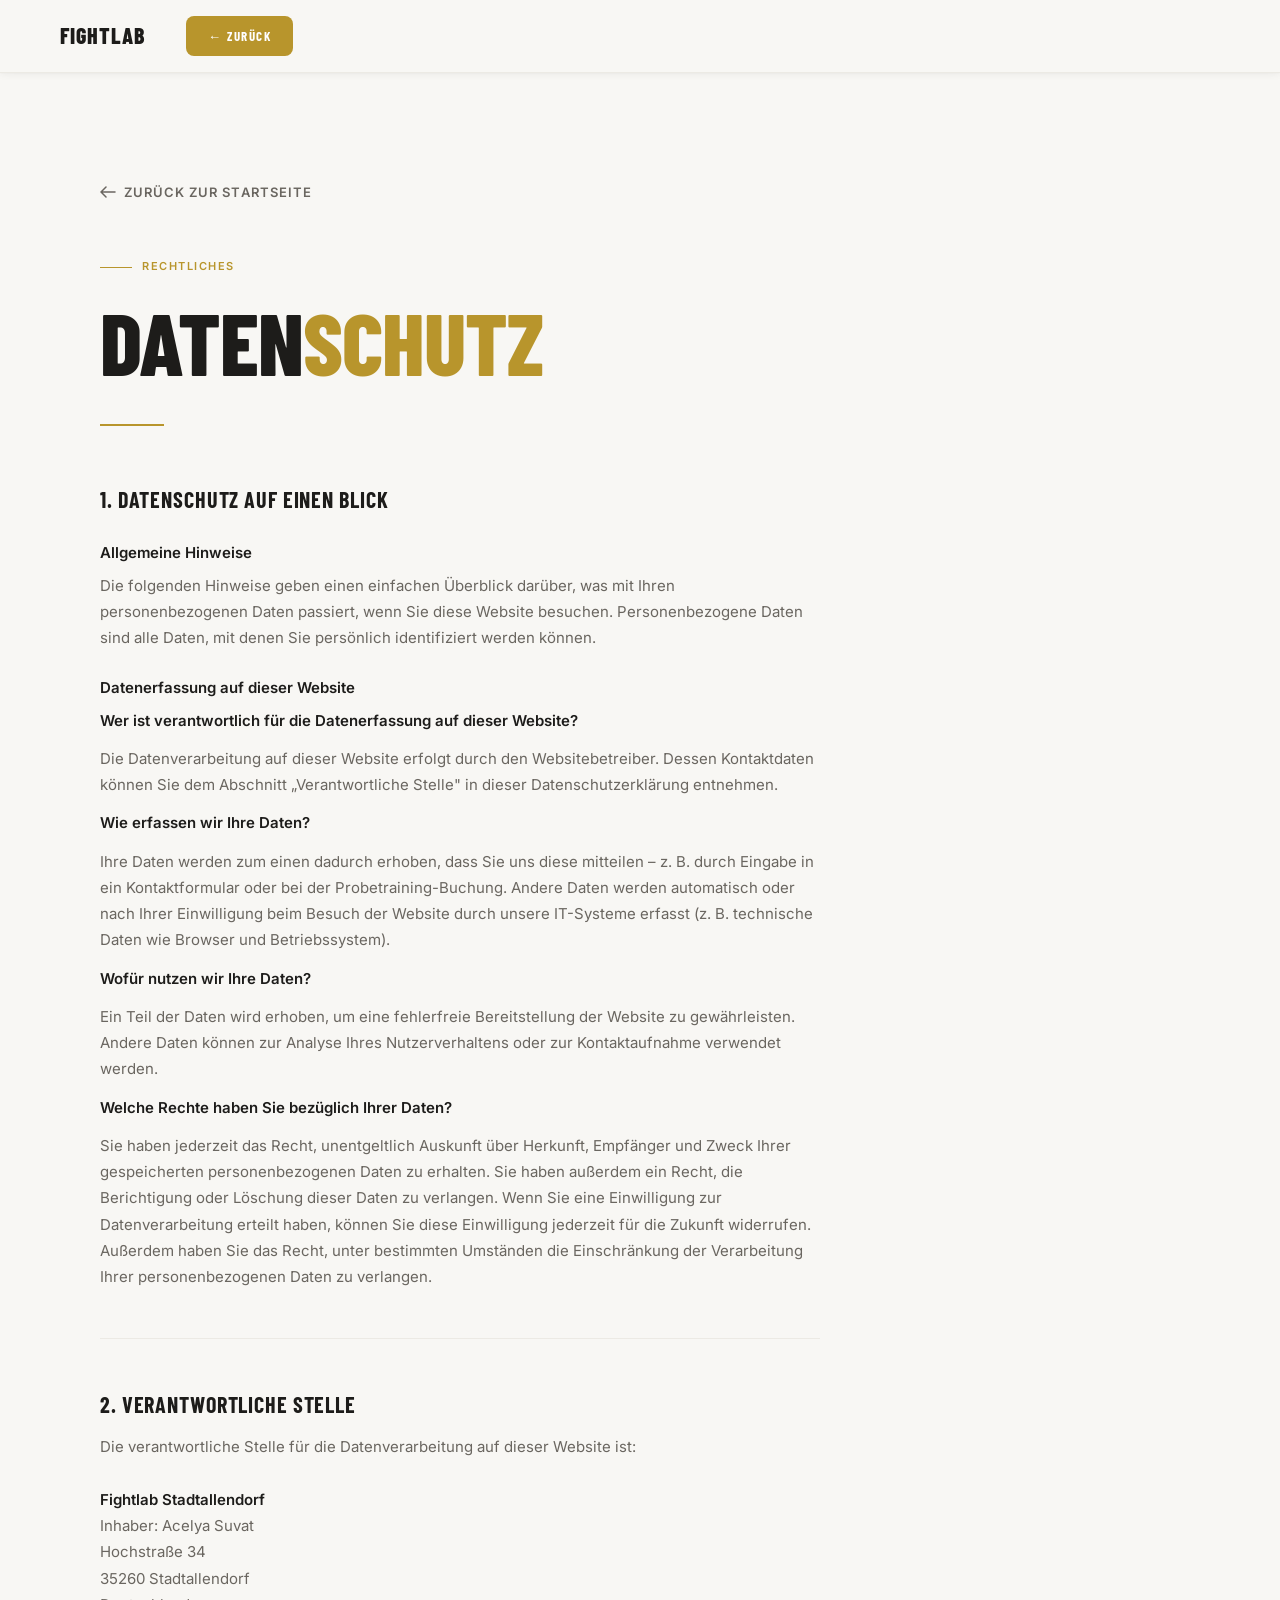
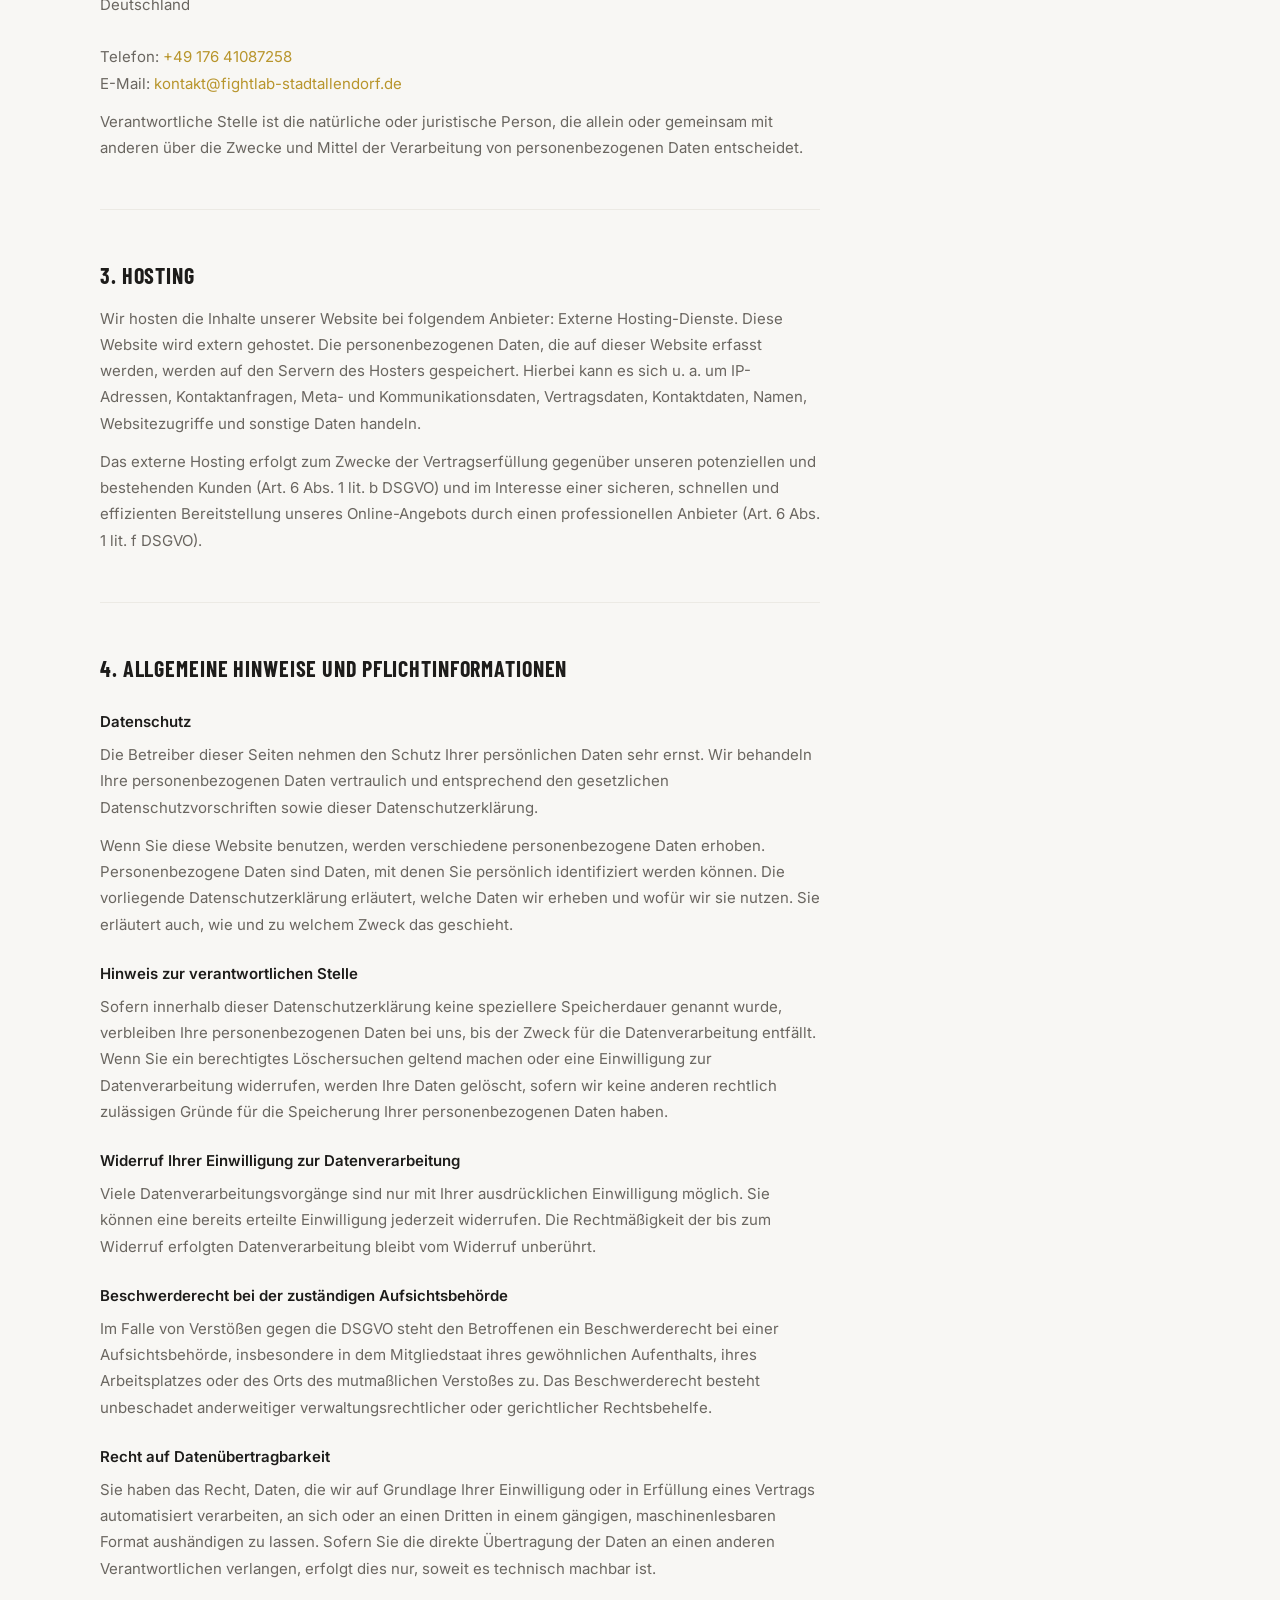
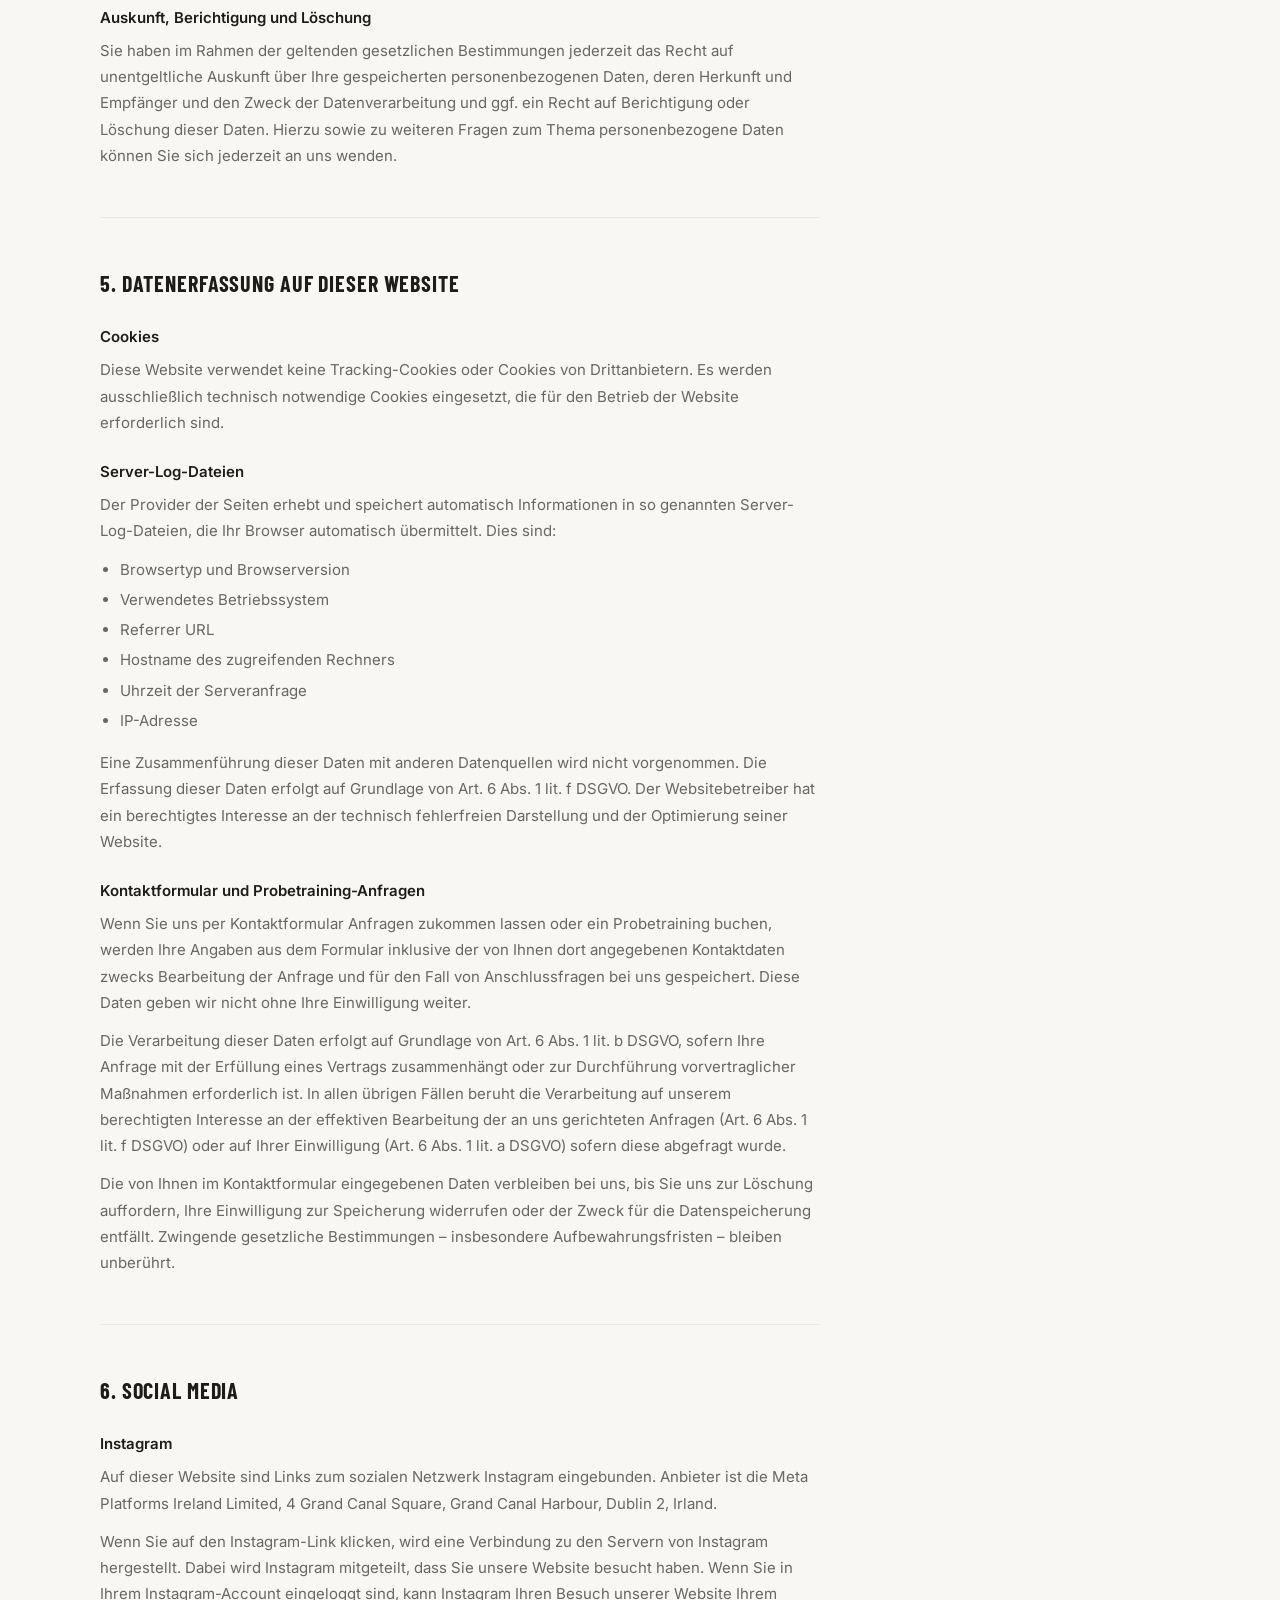
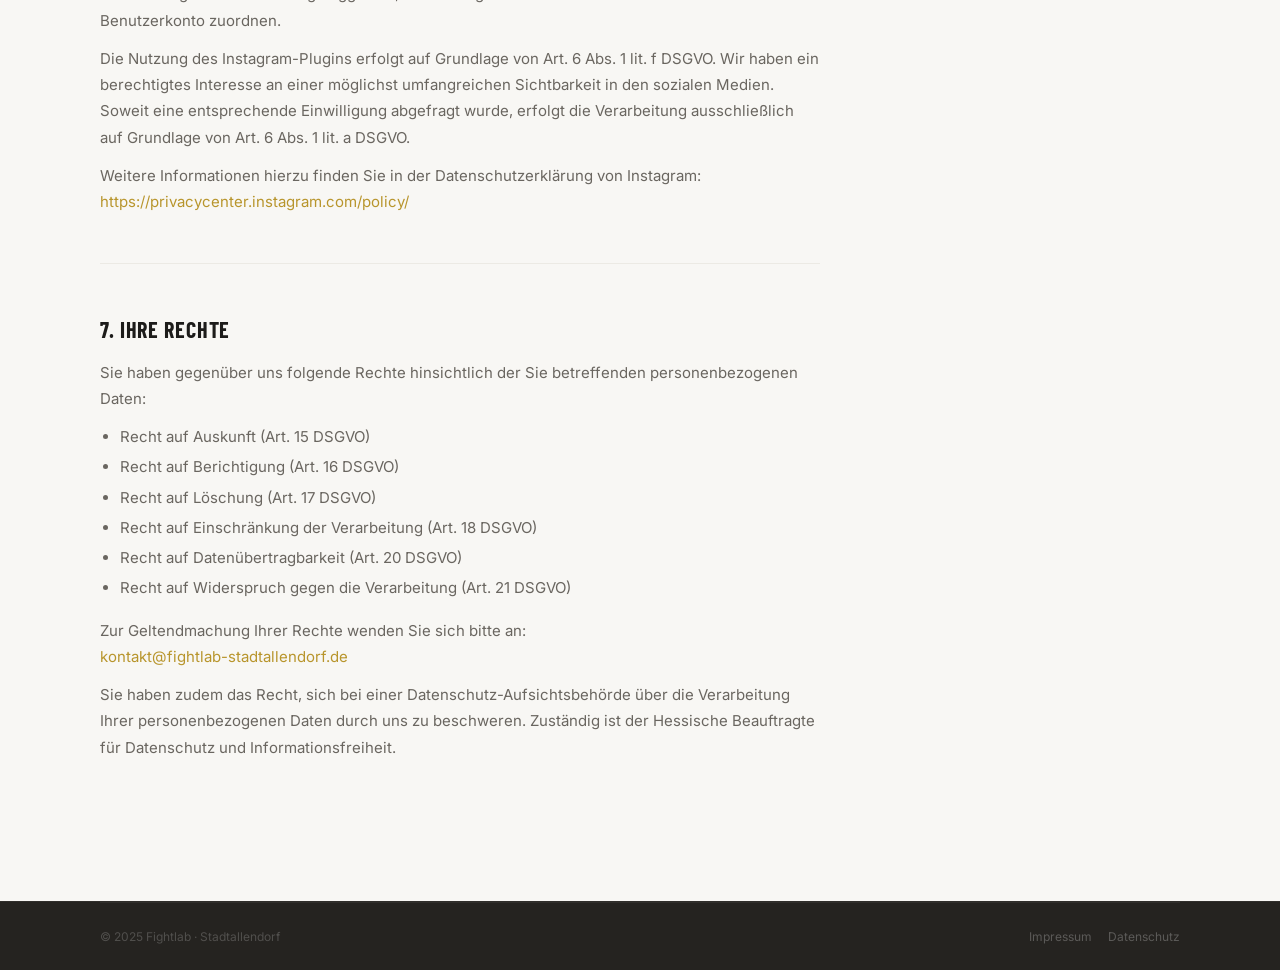
<file: datenschutz.html>
<!DOCTYPE html>
<html lang="de">
<head>
<meta charset="UTF-8">
<meta name="viewport" content="width=device-width, initial-scale=1.0">
<title>Datenschutz – Fightlab Stadtallendorf</title>
<link rel="preconnect" href="https://fonts.googleapis.com">
<link rel="preconnect" href="https://fonts.gstatic.com" crossorigin>
<link href="https://fonts.googleapis.com/css2?family=Barlow+Condensed:wght@700;800;900&family=Inter:wght@300;400;500;600;700&display=swap" rel="stylesheet">
<link rel="stylesheet" href="styles.css">
<style>
  .legal-page { padding: clamp(120px, 15vw, 180px) 0 clamp(80px, 10vw, 140px); }
  .legal-page h1 {
    font-family: var(--fh);
    font-size: clamp(40px, 7vw, 88px);
    font-weight: 800;
    text-transform: uppercase;
    letter-spacing: -1px;
    color: var(--t1);
    margin-bottom: 16px;
    line-height: .95;
  }
  .legal-page h1 em { font-style: normal; color: var(--gold); }
  .legal-eyebrow {
    font-size: 11px;
    font-weight: 600;
    letter-spacing: .14em;
    text-transform: uppercase;
    color: var(--gold);
    margin-bottom: 24px;
    display: flex;
    align-items: center;
    gap: 10px;
  }
  .legal-eyebrow::before { content: ''; display: block; width: 32px; height: 1px; background: var(--gold); }
  .legal-divider { width: 64px; height: 2px; background: var(--gold); margin: 40px 0 56px; }
  .legal-content { max-width: 720px; }
  .legal-content h2 {
    font-family: var(--fh);
    font-size: 22px;
    font-weight: 700;
    text-transform: uppercase;
    letter-spacing: .04em;
    color: var(--t1);
    margin: 48px 0 12px;
    padding-top: 48px;
    border-top: 1px solid var(--br1);
  }
  .legal-content h2:first-of-type { margin-top: 0; padding-top: 0; border-top: none; }
  .legal-content h3 {
    font-size: 15px;
    font-weight: 600;
    color: var(--t1);
    margin: 24px 0 8px;
  }
  .legal-content p {
    font-size: 15px;
    color: var(--t2);
    line-height: 1.75;
    margin-bottom: 12px;
  }
  .legal-content ul {
    margin: 8px 0 16px 20px;
  }
  .legal-content ul li {
    font-size: 15px;
    color: var(--t2);
    line-height: 1.75;
    margin-bottom: 4px;
  }
  .legal-content a { color: var(--gold); text-decoration: none; }
  .legal-content a:hover { text-decoration: underline; }
  .legal-content strong { color: var(--t1); font-weight: 600; }
  .back-link {
    display: inline-flex;
    align-items: center;
    gap: 8px;
    font-size: 13px;
    font-weight: 600;
    text-transform: uppercase;
    letter-spacing: .08em;
    color: var(--t2);
    text-decoration: none;
    margin-bottom: 56px;
    transition: color .2s;
  }
  .back-link:hover { color: var(--gold); }
  .back-link svg { width: 16px; }
</style>
</head>
<body>

<nav id="navbar" class="scrolled">
  <div class="nav-inner">
    <a href="index.html" class="nav-logo" style="font-family:var(--fh);font-size:22px;font-weight:800;letter-spacing:1px;color:var(--t1);text-decoration:none;">FIGHTLAB</a>
    <a href="index.html" class="cta-primary" style="padding:10px 22px;font-size:13px;">← Zurück</a>
  </div>
</nav>

<main class="legal-page">
  <div class="container">
    <a href="index.html" class="back-link">
      <svg viewBox="0 0 16 12" fill="none"><path d="M6 1L1 6l5 5M1 6h14" stroke="currentColor" stroke-width="1.5" stroke-linecap="round"/></svg>
      Zurück zur Startseite
    </a>

    <div class="legal-eyebrow">Rechtliches</div>
    <h1>Daten<em>schutz</em></h1>
    <div class="legal-divider"></div>

    <div class="legal-content">

      <h2>1. Datenschutz auf einen Blick</h2>
      <h3>Allgemeine Hinweise</h3>
      <p>
        Die folgenden Hinweise geben einen einfachen Überblick darüber, was mit Ihren personenbezogenen Daten passiert, wenn Sie diese Website besuchen. Personenbezogene Daten sind alle Daten, mit denen Sie persönlich identifiziert werden können.
      </p>

      <h3>Datenerfassung auf dieser Website</h3>
      <p><strong>Wer ist verantwortlich für die Datenerfassung auf dieser Website?</strong></p>
      <p>
        Die Datenverarbeitung auf dieser Website erfolgt durch den Websitebetreiber. Dessen Kontaktdaten können Sie dem Abschnitt „Verantwortliche Stelle" in dieser Datenschutzerklärung entnehmen.
      </p>
      <p><strong>Wie erfassen wir Ihre Daten?</strong></p>
      <p>
        Ihre Daten werden zum einen dadurch erhoben, dass Sie uns diese mitteilen – z. B. durch Eingabe in ein Kontaktformular oder bei der Probetraining-Buchung. Andere Daten werden automatisch oder nach Ihrer Einwilligung beim Besuch der Website durch unsere IT-Systeme erfasst (z. B. technische Daten wie Browser und Betriebssystem).
      </p>
      <p><strong>Wofür nutzen wir Ihre Daten?</strong></p>
      <p>
        Ein Teil der Daten wird erhoben, um eine fehlerfreie Bereitstellung der Website zu gewährleisten. Andere Daten können zur Analyse Ihres Nutzerverhaltens oder zur Kontaktaufnahme verwendet werden.
      </p>
      <p><strong>Welche Rechte haben Sie bezüglich Ihrer Daten?</strong></p>
      <p>
        Sie haben jederzeit das Recht, unentgeltlich Auskunft über Herkunft, Empfänger und Zweck Ihrer gespeicherten personenbezogenen Daten zu erhalten. Sie haben außerdem ein Recht, die Berichtigung oder Löschung dieser Daten zu verlangen. Wenn Sie eine Einwilligung zur Datenverarbeitung erteilt haben, können Sie diese Einwilligung jederzeit für die Zukunft widerrufen. Außerdem haben Sie das Recht, unter bestimmten Umständen die Einschränkung der Verarbeitung Ihrer personenbezogenen Daten zu verlangen.
      </p>

      <h2>2. Verantwortliche Stelle</h2>
      <p>
        Die verantwortliche Stelle für die Datenverarbeitung auf dieser Website ist:<br><br>
        <strong>Fightlab Stadtallendorf</strong><br>
        Inhaber: Acelya Suvat<br>
        Hochstraße 34<br>
        35260 Stadtallendorf<br>
        Deutschland<br><br>
        Telefon: <a href="tel:+4917641087258">+49 176 41087258</a><br>
        E-Mail: <a href="mailto:kontakt@fightlab-stadtallendorf.de">kontakt@fightlab-stadtallendorf.de</a>
      </p>
      <p>
        Verantwortliche Stelle ist die natürliche oder juristische Person, die allein oder gemeinsam mit anderen über die Zwecke und Mittel der Verarbeitung von personenbezogenen Daten entscheidet.
      </p>

      <h2>3. Hosting</h2>
      <p>
        Wir hosten die Inhalte unserer Website bei folgendem Anbieter: Externe Hosting-Dienste. Diese Website wird extern gehostet. Die personenbezogenen Daten, die auf dieser Website erfasst werden, werden auf den Servern des Hosters gespeichert. Hierbei kann es sich u. a. um IP-Adressen, Kontaktanfragen, Meta- und Kommunikationsdaten, Vertragsdaten, Kontaktdaten, Namen, Websitezugriffe und sonstige Daten handeln.
      </p>
      <p>
        Das externe Hosting erfolgt zum Zwecke der Vertragserfüllung gegenüber unseren potenziellen und bestehenden Kunden (Art. 6 Abs. 1 lit. b DSGVO) und im Interesse einer sicheren, schnellen und effizienten Bereitstellung unseres Online-Angebots durch einen professionellen Anbieter (Art. 6 Abs. 1 lit. f DSGVO).
      </p>

      <h2>4. Allgemeine Hinweise und Pflichtinformationen</h2>
      <h3>Datenschutz</h3>
      <p>
        Die Betreiber dieser Seiten nehmen den Schutz Ihrer persönlichen Daten sehr ernst. Wir behandeln Ihre personenbezogenen Daten vertraulich und entsprechend den gesetzlichen Datenschutzvorschriften sowie dieser Datenschutzerklärung.
      </p>
      <p>
        Wenn Sie diese Website benutzen, werden verschiedene personenbezogene Daten erhoben. Personenbezogene Daten sind Daten, mit denen Sie persönlich identifiziert werden können. Die vorliegende Datenschutzerklärung erläutert, welche Daten wir erheben und wofür wir sie nutzen. Sie erläutert auch, wie und zu welchem Zweck das geschieht.
      </p>

      <h3>Hinweis zur verantwortlichen Stelle</h3>
      <p>
        Sofern innerhalb dieser Datenschutzerklärung keine speziellere Speicherdauer genannt wurde, verbleiben Ihre personenbezogenen Daten bei uns, bis der Zweck für die Datenverarbeitung entfällt. Wenn Sie ein berechtigtes Löschersuchen geltend machen oder eine Einwilligung zur Datenverarbeitung widerrufen, werden Ihre Daten gelöscht, sofern wir keine anderen rechtlich zulässigen Gründe für die Speicherung Ihrer personenbezogenen Daten haben.
      </p>

      <h3>Widerruf Ihrer Einwilligung zur Datenverarbeitung</h3>
      <p>
        Viele Datenverarbeitungsvorgänge sind nur mit Ihrer ausdrücklichen Einwilligung möglich. Sie können eine bereits erteilte Einwilligung jederzeit widerrufen. Die Rechtmäßigkeit der bis zum Widerruf erfolgten Datenverarbeitung bleibt vom Widerruf unberührt.
      </p>

      <h3>Beschwerderecht bei der zuständigen Aufsichtsbehörde</h3>
      <p>
        Im Falle von Verstößen gegen die DSGVO steht den Betroffenen ein Beschwerderecht bei einer Aufsichtsbehörde, insbesondere in dem Mitgliedstaat ihres gewöhnlichen Aufenthalts, ihres Arbeitsplatzes oder des Orts des mutmaßlichen Verstoßes zu. Das Beschwerderecht besteht unbeschadet anderweitiger verwaltungsrechtlicher oder gerichtlicher Rechtsbehelfe.
      </p>

      <h3>Recht auf Datenübertragbarkeit</h3>
      <p>
        Sie haben das Recht, Daten, die wir auf Grundlage Ihrer Einwilligung oder in Erfüllung eines Vertrags automatisiert verarbeiten, an sich oder an einen Dritten in einem gängigen, maschinenlesbaren Format aushändigen zu lassen. Sofern Sie die direkte Übertragung der Daten an einen anderen Verantwortlichen verlangen, erfolgt dies nur, soweit es technisch machbar ist.
      </p>

      <h3>Auskunft, Berichtigung und Löschung</h3>
      <p>
        Sie haben im Rahmen der geltenden gesetzlichen Bestimmungen jederzeit das Recht auf unentgeltliche Auskunft über Ihre gespeicherten personenbezogenen Daten, deren Herkunft und Empfänger und den Zweck der Datenverarbeitung und ggf. ein Recht auf Berichtigung oder Löschung dieser Daten. Hierzu sowie zu weiteren Fragen zum Thema personenbezogene Daten können Sie sich jederzeit an uns wenden.
      </p>

      <h2>5. Datenerfassung auf dieser Website</h2>
      <h3>Cookies</h3>
      <p>
        Diese Website verwendet keine Tracking-Cookies oder Cookies von Drittanbietern. Es werden ausschließlich technisch notwendige Cookies eingesetzt, die für den Betrieb der Website erforderlich sind.
      </p>

      <h3>Server-Log-Dateien</h3>
      <p>
        Der Provider der Seiten erhebt und speichert automatisch Informationen in so genannten Server-Log-Dateien, die Ihr Browser automatisch übermittelt. Dies sind:
      </p>
      <ul>
        <li>Browsertyp und Browserversion</li>
        <li>Verwendetes Betriebssystem</li>
        <li>Referrer URL</li>
        <li>Hostname des zugreifenden Rechners</li>
        <li>Uhrzeit der Serveranfrage</li>
        <li>IP-Adresse</li>
      </ul>
      <p>
        Eine Zusammenführung dieser Daten mit anderen Datenquellen wird nicht vorgenommen. Die Erfassung dieser Daten erfolgt auf Grundlage von Art. 6 Abs. 1 lit. f DSGVO. Der Websitebetreiber hat ein berechtigtes Interesse an der technisch fehlerfreien Darstellung und der Optimierung seiner Website.
      </p>

      <h3>Kontaktformular und Probetraining-Anfragen</h3>
      <p>
        Wenn Sie uns per Kontaktformular Anfragen zukommen lassen oder ein Probetraining buchen, werden Ihre Angaben aus dem Formular inklusive der von Ihnen dort angegebenen Kontaktdaten zwecks Bearbeitung der Anfrage und für den Fall von Anschlussfragen bei uns gespeichert. Diese Daten geben wir nicht ohne Ihre Einwilligung weiter.
      </p>
      <p>
        Die Verarbeitung dieser Daten erfolgt auf Grundlage von Art. 6 Abs. 1 lit. b DSGVO, sofern Ihre Anfrage mit der Erfüllung eines Vertrags zusammenhängt oder zur Durchführung vorvertraglicher Maßnahmen erforderlich ist. In allen übrigen Fällen beruht die Verarbeitung auf unserem berechtigten Interesse an der effektiven Bearbeitung der an uns gerichteten Anfragen (Art. 6 Abs. 1 lit. f DSGVO) oder auf Ihrer Einwilligung (Art. 6 Abs. 1 lit. a DSGVO) sofern diese abgefragt wurde.
      </p>
      <p>
        Die von Ihnen im Kontaktformular eingegebenen Daten verbleiben bei uns, bis Sie uns zur Löschung auffordern, Ihre Einwilligung zur Speicherung widerrufen oder der Zweck für die Datenspeicherung entfällt. Zwingende gesetzliche Bestimmungen – insbesondere Aufbewahrungsfristen – bleiben unberührt.
      </p>

      <h2>6. Social Media</h2>
      <h3>Instagram</h3>
      <p>
        Auf dieser Website sind Links zum sozialen Netzwerk Instagram eingebunden. Anbieter ist die Meta Platforms Ireland Limited, 4 Grand Canal Square, Grand Canal Harbour, Dublin 2, Irland.
      </p>
      <p>
        Wenn Sie auf den Instagram-Link klicken, wird eine Verbindung zu den Servern von Instagram hergestellt. Dabei wird Instagram mitgeteilt, dass Sie unsere Website besucht haben. Wenn Sie in Ihrem Instagram-Account eingeloggt sind, kann Instagram Ihren Besuch unserer Website Ihrem Benutzerkonto zuordnen.
      </p>
      <p>
        Die Nutzung des Instagram-Plugins erfolgt auf Grundlage von Art. 6 Abs. 1 lit. f DSGVO. Wir haben ein berechtigtes Interesse an einer möglichst umfangreichen Sichtbarkeit in den sozialen Medien. Soweit eine entsprechende Einwilligung abgefragt wurde, erfolgt die Verarbeitung ausschließlich auf Grundlage von Art. 6 Abs. 1 lit. a DSGVO.
      </p>
      <p>
        Weitere Informationen hierzu finden Sie in der Datenschutzerklärung von Instagram:
        <a href="https://privacycenter.instagram.com/policy/" target="_blank" rel="noopener">https://privacycenter.instagram.com/policy/</a>
      </p>

      <h2>7. Ihre Rechte</h2>
      <p>Sie haben gegenüber uns folgende Rechte hinsichtlich der Sie betreffenden personenbezogenen Daten:</p>
      <ul>
        <li>Recht auf Auskunft (Art. 15 DSGVO)</li>
        <li>Recht auf Berichtigung (Art. 16 DSGVO)</li>
        <li>Recht auf Löschung (Art. 17 DSGVO)</li>
        <li>Recht auf Einschränkung der Verarbeitung (Art. 18 DSGVO)</li>
        <li>Recht auf Datenübertragbarkeit (Art. 20 DSGVO)</li>
        <li>Recht auf Widerspruch gegen die Verarbeitung (Art. 21 DSGVO)</li>
      </ul>
      <p>
        Zur Geltendmachung Ihrer Rechte wenden Sie sich bitte an:<br>
        <a href="mailto:kontakt@fightlab-stadtallendorf.de">kontakt@fightlab-stadtallendorf.de</a>
      </p>
      <p>
        Sie haben zudem das Recht, sich bei einer Datenschutz-Aufsichtsbehörde über die Verarbeitung Ihrer personenbezogenen Daten durch uns zu beschweren. Zuständig ist der Hessische Beauftragte für Datenschutz und Informationsfreiheit.
      </p>

    </div>
  </div>
</main>

<footer id="footer" style="margin-top:0;">
  <div class="container">
    <div class="footer-bottom">
      <span>© 2025 Fightlab · Stadtallendorf</span>
      <div class="ft-legal">
        <a href="impressum.html">Impressum</a>
        <a href="datenschutz.html">Datenschutz</a>
      </div>
    </div>
  </div>
</footer>

</body>
</html>
</file>
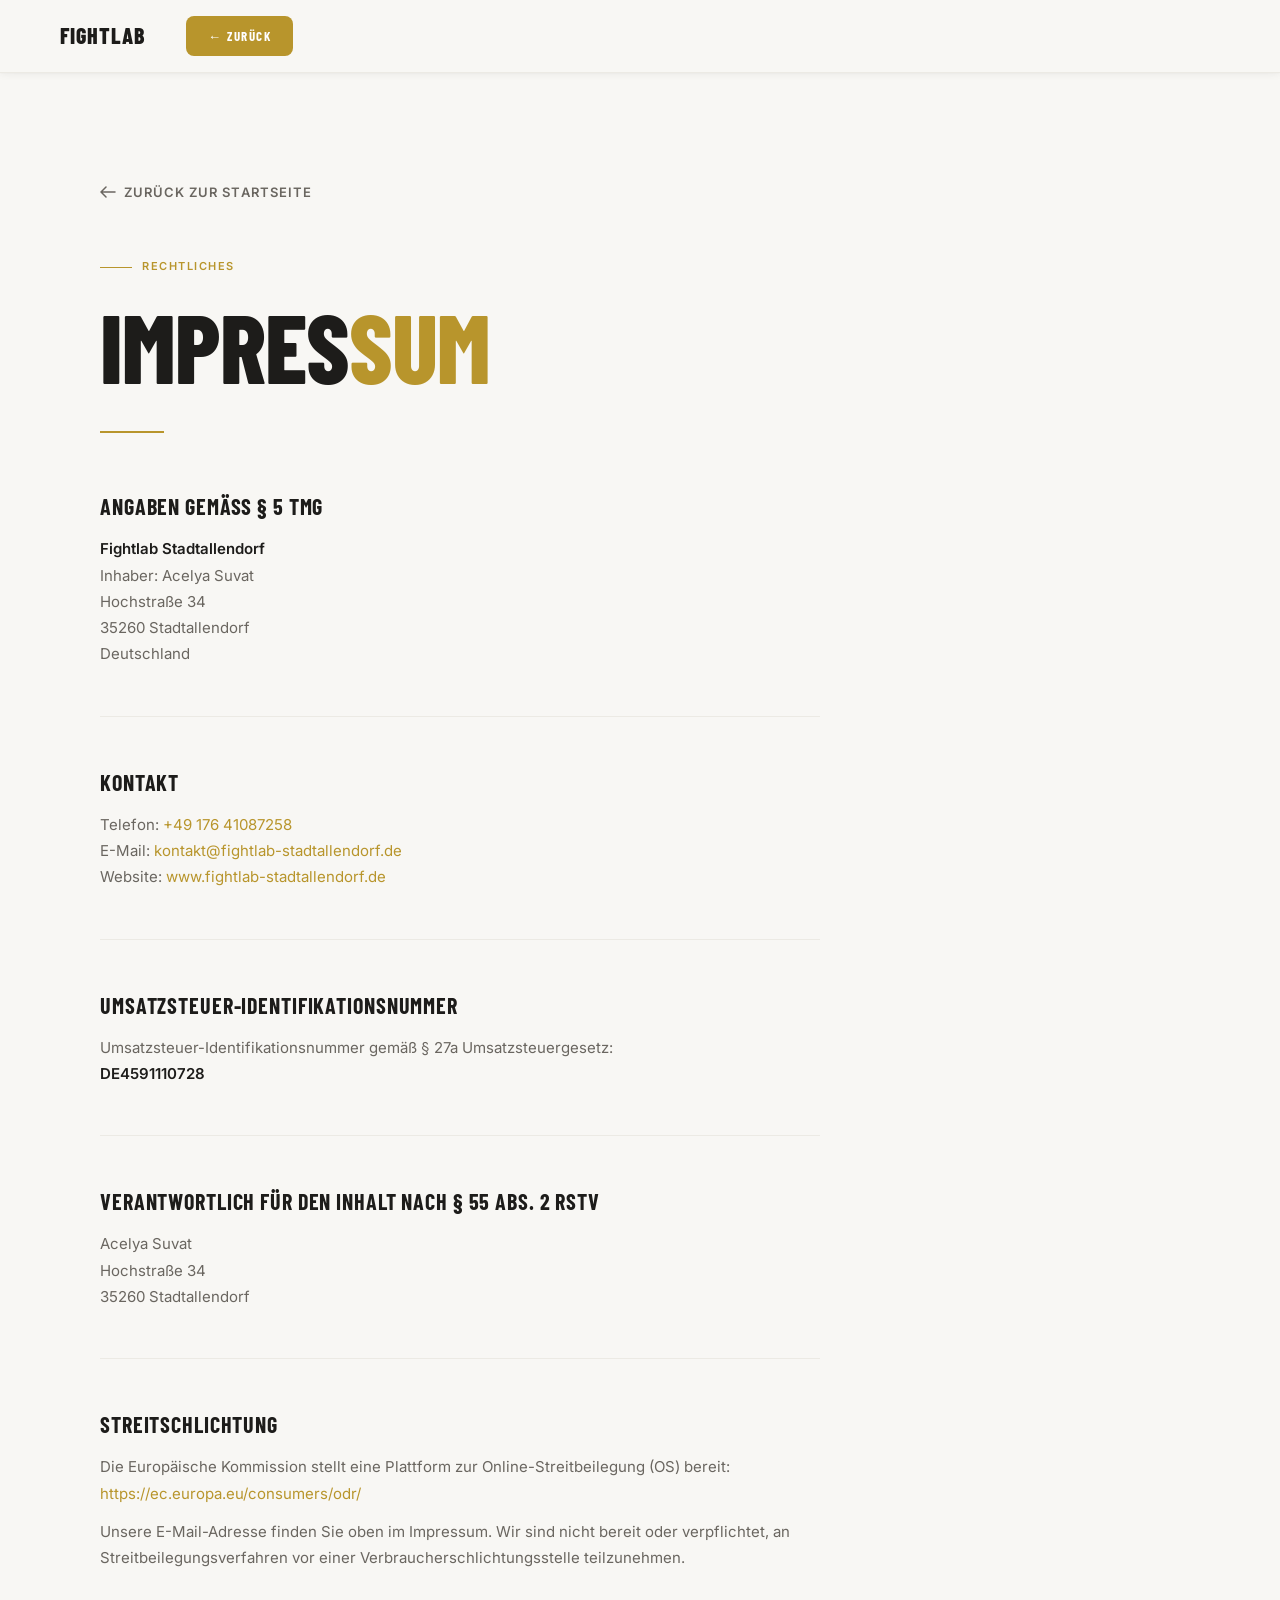
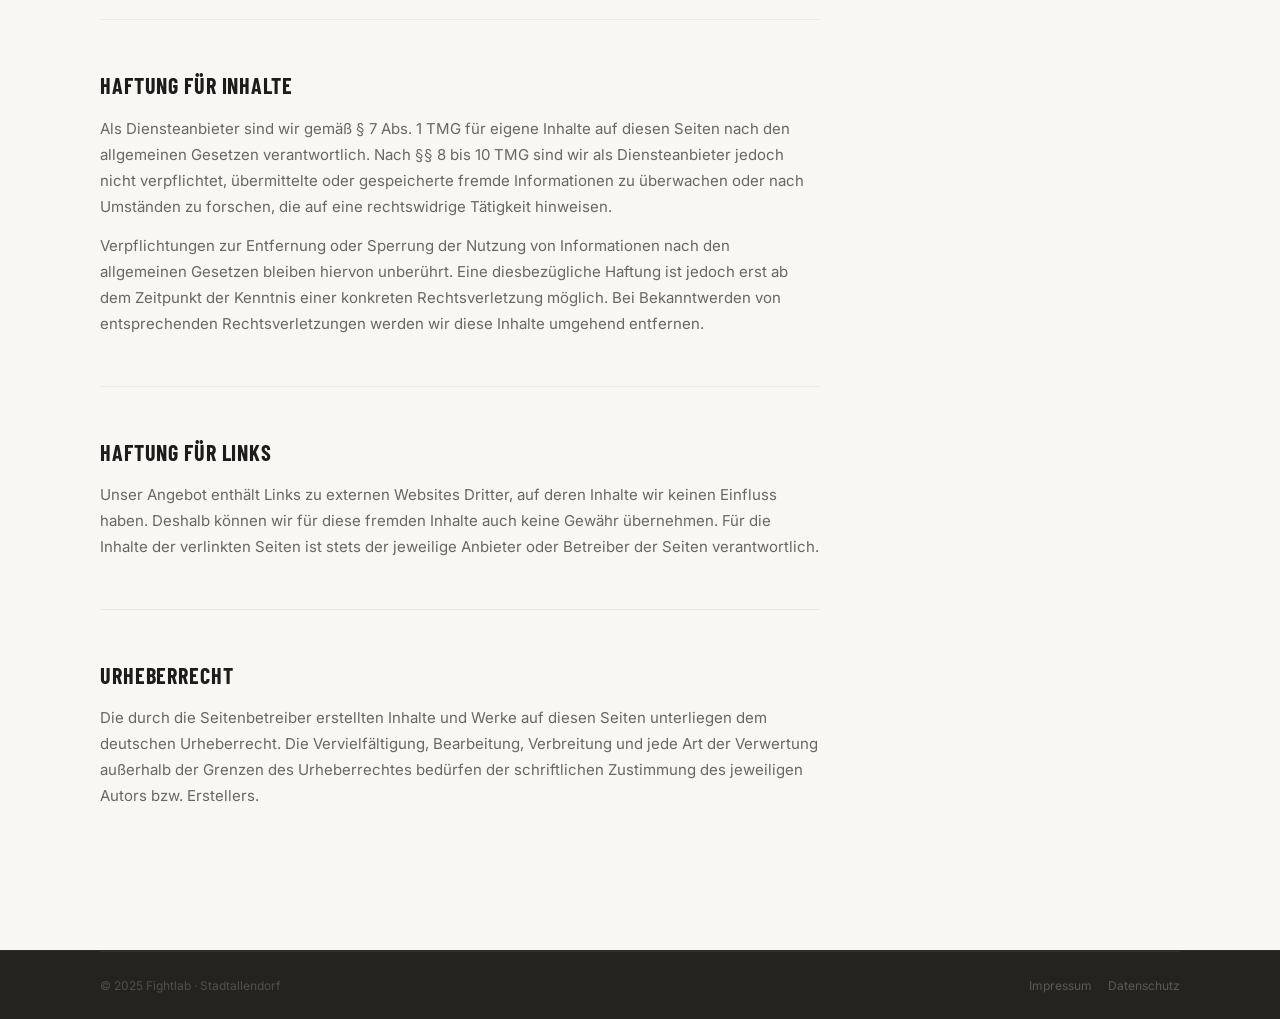
<file: impressum.html>
<!DOCTYPE html>
<html lang="de">
<head>
<meta charset="UTF-8">
<meta name="viewport" content="width=device-width, initial-scale=1.0">
<title>Impressum – Fightlab Stadtallendorf</title>
<link rel="preconnect" href="https://fonts.googleapis.com">
<link rel="preconnect" href="https://fonts.gstatic.com" crossorigin>
<link href="https://fonts.googleapis.com/css2?family=Barlow+Condensed:wght@700;800;900&family=Inter:wght@300;400;500;600;700&display=swap" rel="stylesheet">
<link rel="stylesheet" href="styles.css">
<style>
  .legal-page { padding: clamp(120px, 15vw, 180px) 0 clamp(80px, 10vw, 140px); }
  .legal-page h1 {
    font-family: var(--fh);
    font-size: clamp(48px, 8vw, 96px);
    font-weight: 800;
    text-transform: uppercase;
    letter-spacing: -1px;
    color: var(--t1);
    margin-bottom: 16px;
    line-height: .95;
  }
  .legal-page h1 em { font-style: normal; color: var(--gold); }
  .legal-eyebrow {
    font-size: 11px;
    font-weight: 600;
    letter-spacing: .14em;
    text-transform: uppercase;
    color: var(--gold);
    margin-bottom: 24px;
    display: flex;
    align-items: center;
    gap: 10px;
  }
  .legal-eyebrow::before { content: ''; display: block; width: 32px; height: 1px; background: var(--gold); }
  .legal-divider { width: 64px; height: 2px; background: var(--gold); margin: 40px 0 56px; }
  .legal-content { max-width: 720px; }
  .legal-content h2 {
    font-family: var(--fh);
    font-size: 22px;
    font-weight: 700;
    text-transform: uppercase;
    letter-spacing: .04em;
    color: var(--t1);
    margin: 48px 0 12px;
    padding-top: 48px;
    border-top: 1px solid var(--br1);
  }
  .legal-content h2:first-of-type { margin-top: 0; padding-top: 0; border-top: none; }
  .legal-content p {
    font-size: 15px;
    color: var(--t2);
    line-height: 1.75;
    margin-bottom: 12px;
  }
  .legal-content a { color: var(--gold); text-decoration: none; }
  .legal-content a:hover { text-decoration: underline; }
  .legal-content strong { color: var(--t1); font-weight: 600; }
  .back-link {
    display: inline-flex;
    align-items: center;
    gap: 8px;
    font-size: 13px;
    font-weight: 600;
    text-transform: uppercase;
    letter-spacing: .08em;
    color: var(--t2);
    text-decoration: none;
    margin-bottom: 56px;
    transition: color .2s;
  }
  .back-link:hover { color: var(--gold); }
  .back-link svg { width: 16px; }
</style>
</head>
<body>

<nav id="navbar" class="scrolled">
  <div class="nav-inner">
    <a href="index.html" class="nav-logo" style="font-family:var(--fh);font-size:22px;font-weight:800;letter-spacing:1px;color:var(--t1);text-decoration:none;">FIGHTLAB</a>
    <a href="index.html" class="cta-primary" style="padding:10px 22px;font-size:13px;">← Zurück</a>
  </div>
</nav>

<main class="legal-page">
  <div class="container">
    <a href="index.html" class="back-link">
      <svg viewBox="0 0 16 12" fill="none"><path d="M6 1L1 6l5 5M1 6h14" stroke="currentColor" stroke-width="1.5" stroke-linecap="round"/></svg>
      Zurück zur Startseite
    </a>

    <div class="legal-eyebrow">Rechtliches</div>
    <h1>Impres<em>sum</em></h1>
    <div class="legal-divider"></div>

    <div class="legal-content">

      <h2>Angaben gemäß § 5 TMG</h2>
      <p>
        <strong>Fightlab Stadtallendorf</strong><br>
        Inhaber: Acelya Suvat<br>
        Hochstraße 34<br>
        35260 Stadtallendorf<br>
        Deutschland
      </p>

      <h2>Kontakt</h2>
      <p>
        Telefon: <a href="tel:+4917641087258">+49 176 41087258</a><br>
        E-Mail: <a href="mailto:kontakt@fightlab-stadtallendorf.de">kontakt@fightlab-stadtallendorf.de</a><br>
        Website: <a href="https://www.fightlab-stadtallendorf.de">www.fightlab-stadtallendorf.de</a>
      </p>

      <h2>Umsatzsteuer-Identifikationsnummer</h2>
      <p>
        Umsatzsteuer-Identifikationsnummer gemäß § 27a Umsatzsteuergesetz:<br>
        <strong>DE4591110728</strong>
      </p>

      <h2>Verantwortlich für den Inhalt nach § 55 Abs. 2 RStV</h2>
      <p>
        Acelya Suvat<br>
        Hochstraße 34<br>
        35260 Stadtallendorf
      </p>

      <h2>Streitschlichtung</h2>
      <p>
        Die Europäische Kommission stellt eine Plattform zur Online-Streitbeilegung (OS) bereit:
        <a href="https://ec.europa.eu/consumers/odr/" target="_blank" rel="noopener">https://ec.europa.eu/consumers/odr/</a>
      </p>
      <p>
        Unsere E-Mail-Adresse finden Sie oben im Impressum. Wir sind nicht bereit oder verpflichtet, an Streitbeilegungsverfahren vor einer Verbraucherschlichtungsstelle teilzunehmen.
      </p>

      <h2>Haftung für Inhalte</h2>
      <p>
        Als Diensteanbieter sind wir gemäß § 7 Abs. 1 TMG für eigene Inhalte auf diesen Seiten nach den allgemeinen Gesetzen verantwortlich. Nach §§ 8 bis 10 TMG sind wir als Diensteanbieter jedoch nicht verpflichtet, übermittelte oder gespeicherte fremde Informationen zu überwachen oder nach Umständen zu forschen, die auf eine rechtswidrige Tätigkeit hinweisen.
      </p>
      <p>
        Verpflichtungen zur Entfernung oder Sperrung der Nutzung von Informationen nach den allgemeinen Gesetzen bleiben hiervon unberührt. Eine diesbezügliche Haftung ist jedoch erst ab dem Zeitpunkt der Kenntnis einer konkreten Rechtsverletzung möglich. Bei Bekanntwerden von entsprechenden Rechtsverletzungen werden wir diese Inhalte umgehend entfernen.
      </p>

      <h2>Haftung für Links</h2>
      <p>
        Unser Angebot enthält Links zu externen Websites Dritter, auf deren Inhalte wir keinen Einfluss haben. Deshalb können wir für diese fremden Inhalte auch keine Gewähr übernehmen. Für die Inhalte der verlinkten Seiten ist stets der jeweilige Anbieter oder Betreiber der Seiten verantwortlich.
      </p>

      <h2>Urheberrecht</h2>
      <p>
        Die durch die Seitenbetreiber erstellten Inhalte und Werke auf diesen Seiten unterliegen dem deutschen Urheberrecht. Die Vervielfältigung, Bearbeitung, Verbreitung und jede Art der Verwertung außerhalb der Grenzen des Urheberrechtes bedürfen der schriftlichen Zustimmung des jeweiligen Autors bzw. Erstellers.
      </p>

    </div>
  </div>
</main>

<footer id="footer" style="margin-top:0;">
  <div class="container">
    <div class="footer-bottom">
      <span>© 2025 Fightlab · Stadtallendorf</span>
      <div class="ft-legal">
        <a href="impressum.html">Impressum</a>
        <a href="datenschutz.html">Datenschutz</a>
      </div>
    </div>
  </div>
</footer>

</body>
</html>
</file>
<file: fonts.css>
/* Self-hosted fonts — no Google connection needed */

/* Barlow Condensed — Normal */
@font-face {
  font-family: 'Barlow Condensed';
  font-style: normal;
  font-weight: 700;
  font-display: swap;
  src: url('fonts/barlow-condensed-700.woff2') format('woff2');
}
@font-face {
  font-family: 'Barlow Condensed';
  font-style: normal;
  font-weight: 800;
  font-display: swap;
  src: url('fonts/barlow-condensed-800.woff2') format('woff2');
}
@font-face {
  font-family: 'Barlow Condensed';
  font-style: normal;
  font-weight: 900;
  font-display: swap;
  src: url('fonts/barlow-condensed-900.woff2') format('woff2');
}

/* Barlow Condensed — Italic */
@font-face {
  font-family: 'Barlow Condensed';
  font-style: italic;
  font-weight: 700;
  font-display: swap;
  src: url('fonts/barlow-condensed-700-italic.woff2') format('woff2');
}
@font-face {
  font-family: 'Barlow Condensed';
  font-style: italic;
  font-weight: 800;
  font-display: swap;
  src: url('fonts/barlow-condensed-800-italic.woff2') format('woff2');
}
@font-face {
  font-family: 'Barlow Condensed';
  font-style: italic;
  font-weight: 900;
  font-display: swap;
  src: url('fonts/barlow-condensed-900-italic.woff2') format('woff2');
}

/* Inter — Variable (300–700) */
@font-face {
  font-family: 'Inter';
  font-style: normal;
  font-weight: 300 700;
  font-display: swap;
  src: url('fonts/inter.woff2') format('woff2');
}
</file>
<file: styles.css>
/* ============================================================
   FIGHTLAB — PREMIUM EDITION
   ============================================================ */

*, *::before, *::after { box-sizing: border-box; margin: 0; padding: 0; }

:root {
  /* Backgrounds */
  --bg:        #F8F7F4;
  --bg-2:      #F1EFEA;
  --bg-dark:   #1D1C1A;
  --bg-dark-2: #252320;

  /* Text */
  --t1: #1D1C1A;
  --t2: #6A6660;
  --t3: #AAA59E;

  /* Champagne Gold */
  --gold:     #B8952C;
  --gold-l:   #D4AE48;
  --gold-10:  rgba(184,149,44,.10);
  --gold-20:  rgba(184,149,44,.20);
  --gold-30:  rgba(184,149,44,.30);

  /* Borders */
  --br1: #ECEAE4;
  --br2: #D8D4CC;
  --br3: #C2BDB4;

  /* Shadows */
  --sh-xs: 0 1px 3px rgba(0,0,0,.05);
  --sh-sm: 0 2px 8px rgba(0,0,0,.06), 0 1px 3px rgba(0,0,0,.04);
  --sh-md: 0 4px 20px rgba(0,0,0,.08), 0 1px 4px rgba(0,0,0,.04);
  --sh-lg: 0 8px 40px rgba(0,0,0,.10), 0 2px 8px rgba(0,0,0,.05);

  /* Fonts */
  --fh: 'Barlow Condensed', sans-serif;
  --fb: 'Inter', sans-serif;

  /* Section spacing */
  --sec: clamp(80px, 10vw, 140px);

  /* Radius */
  --r-sm: 8px;
  --r-md: 14px;
  --r-lg: 20px;

  /* Transitions */
  --ease: cubic-bezier(.25,.1,.25,1);
  --ease-out: cubic-bezier(0,0,.2,1);
}

html { scroll-behavior: smooth; font-size: 16px; }

body {
  background: var(--bg);
  color: var(--t1);
  font-family: var(--fb);
  -webkit-font-smoothing: antialiased;
  overflow-x: hidden;
  line-height: 1.6;
}

img, video { max-width: 100%; display: block; }
a { text-decoration: none; color: inherit; }
button { border: none; background: none; cursor: pointer; font-family: var(--fb); }

/* ── LAYOUT ─────────────────────────────────────────────────── */
.container {
  max-width: 1200px;
  margin: 0 auto;
  padding: 0 clamp(20px, 5vw, 60px);
}

.section          { padding: var(--sec) 0; }
.section-dark     { background: var(--bg-dark); }
.section-surface  { background: var(--bg-2); }

/* ── TYPOGRAPHY ─────────────────────────────────────────────── */
.label-tag {
  display: inline-flex;
  align-items: center;
  gap: 8px;
  font-family: var(--fb);
  font-size: 11px;
  font-weight: 600;
  letter-spacing: 2.5px;
  text-transform: uppercase;
  color: var(--gold);
}
.label-tag::before {
  content: '';
  display: block;
  width: 20px;
  height: 1px;
  background: var(--gold);
}

/* ── CTA BUTTONS ────────────────────────────────────────────── */
.cta-primary {
  display: inline-flex;
  align-items: center;
  gap: 12px;
  padding: 16px 32px;
  background: var(--gold);
  color: #fff;
  font-family: var(--fh);
  font-size: 16px;
  font-weight: 700;
  letter-spacing: 1.5px;
  text-transform: uppercase;
  border-radius: var(--r-sm);
  transition: background .2s var(--ease), transform .2s var(--ease), box-shadow .2s var(--ease);
}
.cta-primary:hover {
  background: var(--gold-l);
  transform: translateY(-2px);
  box-shadow: 0 6px 24px rgba(184,149,44,.30);
}
.cta-primary svg { width: 16px; height: 10px; flex-shrink: 0; }

.cta-ghost {
  display: inline-flex;
  align-items: center;
  gap: 10px;
  padding: 15px 30px;
  border: 1.5px solid var(--br2);
  color: var(--t1);
  font-family: var(--fh);
  font-size: 15px;
  font-weight: 700;
  letter-spacing: 1px;
  text-transform: uppercase;
  border-radius: var(--r-sm);
  transition: border-color .2s var(--ease), color .2s var(--ease), transform .2s var(--ease);
}
.cta-ghost:hover {
  border-color: var(--t1);
  transform: translateY(-2px);
}

.cta-ghost-light {
  display: inline-flex;
  align-items: center;
  gap: 10px;
  padding: 15px 30px;
  border: 1.5px solid rgba(255,255,255,.25);
  color: #fff;
  font-family: var(--fh);
  font-size: 15px;
  font-weight: 700;
  letter-spacing: 1px;
  text-transform: uppercase;
  border-radius: var(--r-sm);
  transition: border-color .2s var(--ease), background .2s var(--ease), transform .2s var(--ease);
}
.cta-ghost-light:hover {
  border-color: rgba(255,255,255,.6);
  background: rgba(255,255,255,.06);
  transform: translateY(-2px);
}

.cta-full { width: 100%; justify-content: center; }
.cta-large { padding: 20px 48px; font-size: 18px; }
.btn-arrow { width: 16px; height: 10px; }

/* ── NAV ────────────────────────────────────────────────────── */
#navbar {
  position: fixed;
  top: 0; left: 0; right: 0;
  z-index: 900;
  padding: 0 clamp(20px, 5vw, 60px);
  transition: background .3s var(--ease), box-shadow .3s var(--ease), padding .3s var(--ease);
}
#navbar.scrolled {
  background: rgba(248,247,244,.96);
  backdrop-filter: blur(20px);
  -webkit-backdrop-filter: blur(20px);
  box-shadow: 0 1px 0 var(--br1), var(--sh-sm);
}

.nav-inner {
  display: flex;
  align-items: center;
  gap: 40px;
  height: 72px;
}

.nav-logo { display: flex; align-items: center; }
.logo-canvas { display: block; }
#navbar.scrolled .logo-canvas { filter: invert(1) sepia(.2) saturate(.8) brightness(.2); }

.nav-links {
  display: flex;
  align-items: center;
  gap: 6px;
  list-style: none;
  margin-left: auto;
}
.nav-links a {
  display: block;
  padding: 8px 14px;
  font-size: 13px;
  font-weight: 500;
  letter-spacing: .3px;
  color: rgba(255,255,255,.75);
  border-radius: 6px;
  transition: color .2s, background .2s;
}
.nav-links a:hover { color: #fff; background: rgba(255,255,255,.08); }
#navbar.scrolled .nav-links a { color: var(--t2); }
#navbar.scrolled .nav-links a:hover { color: var(--t1); background: var(--bg-2); }

.nav-ctas { display: flex; align-items: center; gap: 12px; margin-left: 8px; }

.nav-cta-btn {
  display: inline-flex;
  align-items: center;
  gap: 10px;
  padding: 10px 22px;
  background: var(--gold);
  color: #fff;
  font-family: var(--fh);
  font-size: 14px;
  font-weight: 700;
  letter-spacing: 1px;
  text-transform: uppercase;
  border-radius: var(--r-sm);
  transition: background .2s, transform .2s;
}
.nav-cta-btn:hover { background: var(--gold-l); transform: translateY(-1px); }
.nav-cta-btn svg { width: 14px; height: 9px; }

.hamburger {
  display: none;
  flex-direction: column;
  gap: 5px;
  padding: 8px;
  margin-left: auto;
}
.hamburger span {
  display: block;
  width: 24px;
  height: 1.5px;
  background: #fff;
  border-radius: 2px;
  transition: transform .3s var(--ease), opacity .3s, background .3s;
}
#navbar.scrolled .hamburger span { background: var(--t1); }
.hamburger.open span:first-child { transform: rotate(45deg) translate(4px, 4.5px); }
.hamburger.open span:last-child  { transform: rotate(-45deg) translate(4px, -4.5px); }

/* ── MOBILE MENU ────────────────────────────────────────────── */
.mobile-menu {
  position: fixed;
  inset: 0;
  background: var(--bg);
  z-index: 800;
  display: flex;
  flex-direction: column;
  padding: 100px 32px 40px;
  opacity: 0;
  pointer-events: none;
  transform: translateY(-16px);
  transition: opacity .3s var(--ease), transform .3s var(--ease);
}
.mobile-menu.open {
  opacity: 1;
  pointer-events: all;
  transform: translateY(0);
}

.mm-links {
  display: flex;
  flex-direction: column;
  gap: 4px;
  flex: 1;
}
.mm-link {
  display: block;
  padding: 16px 0;
  font-family: var(--fh);
  font-size: 36px;
  font-weight: 800;
  letter-spacing: -0.5px;
  text-transform: uppercase;
  color: var(--t1);
  border-bottom: 1px solid var(--br1);
  transition: color .2s, padding-left .2s;
}
.mm-link:hover { color: var(--gold); padding-left: 8px; }

.mm-footer {
  padding-top: 32px;
  display: flex;
  flex-direction: column;
  gap: 16px;
}

/* ── SECTION HEADS ──────────────────────────────────────────── */
.section-head {
  display: grid;
  grid-template-columns: 120px 1fr;
  gap: 40px;
  align-items: start;
  margin-bottom: clamp(48px, 6vw, 80px);
}
.section-head.inline-head { margin-bottom: 32px; }

.sh-left { padding-top: 4px; }
.sh-num {
  font-family: var(--fh);
  font-size: 13px;
  font-weight: 700;
  letter-spacing: 2px;
  color: var(--gold);
  margin-bottom: 4px;
}
.sh-tag {
  font-size: 11px;
  font-weight: 600;
  letter-spacing: 2px;
  text-transform: uppercase;
  color: var(--t3);
}

.sh-title {
  font-family: var(--fh);
  font-size: clamp(44px, 5.5vw, 72px);
  font-weight: 900;
  text-transform: uppercase;
  line-height: .9;
  letter-spacing: -1px;
  color: var(--t1);
  margin-bottom: 16px;
}
.sh-title em { font-style: italic; color: var(--gold); }

.sh-sub {
  font-size: 15px;
  color: var(--t2);
  line-height: 1.7;
  max-width: 460px;
}

/* Dark section variants */
.section-dark .sh-title   { color: #fff; }
.section-dark .sh-num     { color: var(--gold); }
.section-dark .sh-tag     { color: rgba(255,255,255,.35); }
.section-dark .sh-sub     { color: rgba(255,255,255,.55); }

/* ── REVEAL ANIMATION ───────────────────────────────────────── */
.reveal {
  opacity: 0;
  transform: translateY(28px);
  transition: opacity .7s var(--ease-out), transform .7s var(--ease-out);
}
.reveal.visible {
  opacity: 1;
  transform: translateY(0);
}
.delay-1 { transition-delay: .1s; }
.delay-2 { transition-delay: .2s; }
.delay-3 { transition-delay: .3s; }

/* ============================================================
   HERO
   ============================================================ */
#hero {
  position: relative;
  min-height: 100svh;
  background: var(--bg-dark);
  display: flex;
  flex-direction: column;
  justify-content: flex-end;
  overflow: hidden;
}

/* Subtle noise texture */
#hero::before {
  content: '';
  position: absolute;
  inset: 0;
  background-image: url("data:image/svg+xml,%3Csvg viewBox='0 0 256 256' xmlns='http://www.w3.org/2000/svg'%3E%3Cfilter id='n'%3E%3CfeTurbulence type='fractalNoise' baseFrequency='0.9' numOctaves='4' stitchTiles='stitch'/%3E%3C/filter%3E%3Crect width='100%25' height='100%25' filter='url(%23n)' opacity='1'/%3E%3C/svg%3E");
  opacity: .025;
  pointer-events: none;
}

/* Gold accent line left */
.hero-left-bar {
  position: absolute;
  left: 0; top: 0; bottom: 0;
  width: 3px;
  background: var(--gold);
  opacity: .5;
}

/* Decorative big number */
.hero-bg-num {
  position: absolute;
  right: -40px;
  top: 50%;
  transform: translateY(-50%);
  font-family: var(--fh);
  font-size: clamp(200px, 28vw, 420px);
  font-weight: 900;
  line-height: 1;
  color: rgba(255,255,255,.025);
  pointer-events: none;
  user-select: none;
  letter-spacing: -10px;
}

.hero-body {
  position: relative;
  z-index: 2;
  padding: 0 clamp(24px, 6vw, 80px);
  padding-top: 120px;
  padding-bottom: 120px;
  max-width: 1200px;
  width: 100%;
}

.hero-eyebrow {
  display: flex;
  align-items: center;
  gap: 16px;
  margin-bottom: 32px;
  flex-wrap: wrap;
}
.eyebrow-line {
  width: 36px;
  height: 1px;
  background: var(--gold);
  flex-shrink: 0;
}
.hero-eyebrow span {
  font-size: 12px;
  font-weight: 500;
  letter-spacing: 2px;
  text-transform: uppercase;
  color: rgba(255,255,255,.50);
}
.eyebrow-dot {
  width: 4px;
  height: 4px;
  border-radius: 50%;
  background: var(--gold);
  flex-shrink: 0;
}

.hero-h1 {
  display: flex;
  flex-direction: column;
  font-family: var(--fh);
  font-size: clamp(72px, 11vw, 156px);
  font-weight: 900;
  text-transform: uppercase;
  line-height: .86;
  letter-spacing: -2px;
  color: #fff;
  margin-bottom: 48px;
}
.h1-accent { color: var(--gold); }
.h1-italic { font-style: italic; color: rgba(255,255,255,.85); }

.hero-sub-row {
  display: flex;
  align-items: center;
  gap: 48px;
  margin-bottom: 56px;
}
.hero-sub {
  font-size: 15px;
  color: rgba(255,255,255,.50);
  line-height: 1.8;
}
.hero-divider-v {
  width: 1px;
  height: 60px;
  background: rgba(255,255,255,.12);
  flex-shrink: 0;
}
.hero-sub-ctas {
  display: flex;
  align-items: center;
  gap: 16px;
  flex-wrap: wrap;
}

.hero-stats {
  display: flex;
  align-items: center;
  gap: 0;
  border-top: 1px solid rgba(255,255,255,.08);
  padding-top: 40px;
}
.hero-stat {
  flex: 1;
  padding: 0 32px 0 0;
}
.hero-stat:not(:first-child) { padding-left: 32px; border-left: 1px solid rgba(255,255,255,.08); }
.hs-num {
  font-family: var(--fh);
  font-size: clamp(36px, 4vw, 52px);
  font-weight: 900;
  color: #fff;
  line-height: 1;
  margin-bottom: 4px;
}
.hs-num span { color: var(--gold); font-size: .7em; }
.hs-label {
  font-size: 11px;
  font-weight: 500;
  letter-spacing: 1.5px;
  text-transform: uppercase;
  color: rgba(255,255,255,.40);
}

.hero-bottom-bar {
  position: absolute;
  bottom: 0; left: 0; right: 0;
  display: flex;
  align-items: center;
  justify-content: space-between;
  padding: 20px clamp(24px, 6vw, 80px);
  border-top: 1px solid rgba(255,255,255,.06);
}
.hbb-left { display: flex; align-items: center; gap: 16px; }
.hbb-scroll-label {
  font-size: 11px;
  letter-spacing: 3px;
  text-transform: uppercase;
  color: rgba(255,255,255,.30);
}
.hbb-scroll-line {
  width: 48px;
  height: 1px;
  background: rgba(255,255,255,.15);
  position: relative;
  overflow: hidden;
}
.hbb-scroll-dot {
  position: absolute;
  left: -8px; top: -3px;
  width: 8px; height: 7px;
  background: var(--gold);
  border-radius: 2px;
  animation: scrollDot 2s ease-in-out infinite;
}
@keyframes scrollDot { 0%,100%{left:-8px;opacity:0} 20%{opacity:1} 80%{opacity:1} 100%{left:48px;opacity:0} }
.hbb-right { display: flex; align-items: center; gap: 12px; }
.hbb-social {
  font-size: 11px;
  letter-spacing: 2px;
  text-transform: uppercase;
  color: rgba(255,255,255,.35);
  transition: color .2s;
}
.hbb-social:hover { color: var(--gold); }
.hbb-sep { color: rgba(255,255,255,.15); font-size: 10px; }

/* ============================================================
   KURSE
   ============================================================ */
.kurse-grid {
  display: grid;
  grid-template-columns: repeat(auto-fill, minmax(280px, 1fr));
  gap: 20px;
}

.kurs-card {
  position: relative;
  background: #fff;
  border: 1px solid var(--br1);
  border-radius: var(--r-md);
  padding: 32px 28px;
  box-shadow: var(--sh-sm);
  transition: transform .3s var(--ease), box-shadow .3s var(--ease);
  overflow: hidden;
}
.kurs-card::before {
  content: '';
  position: absolute;
  top: 0; left: 0; right: 0;
  height: 2px;
  background: var(--gold);
  transform: scaleX(0);
  transform-origin: left;
  transition: transform .3s var(--ease);
}
.kurs-card:hover { transform: translateY(-4px); box-shadow: var(--sh-lg); }
.kurs-card:hover::before { transform: scaleX(1); }

.kurs-card.coming-soon { opacity: .6; }
.kc-badge {
  position: absolute;
  top: 16px; right: 16px;
  padding: 4px 10px;
  background: var(--bg-2);
  border: 1px solid var(--br2);
  border-radius: 100px;
  font-size: 10px;
  font-weight: 600;
  letter-spacing: 1.5px;
  text-transform: uppercase;
  color: var(--t3);
}

.kc-num {
  display: block;
  font-family: var(--fh);
  font-size: 12px;
  font-weight: 700;
  letter-spacing: 2px;
  color: var(--gold);
  margin-bottom: 16px;
}
.kc-icon {
  display: block;
  font-size: 28px;
  margin-bottom: 16px;
  line-height: 1;
}
.kc-title {
  font-family: var(--fh);
  font-size: 28px;
  font-weight: 800;
  text-transform: uppercase;
  letter-spacing: -.5px;
  color: var(--t1);
  margin-bottom: 6px;
}
.kc-for {
  font-size: 11px;
  font-weight: 600;
  letter-spacing: 1.5px;
  text-transform: uppercase;
  color: var(--gold);
  margin-bottom: 14px;
}
.kc-desc {
  font-size: 14px;
  color: var(--t2);
  line-height: 1.7;
  margin-bottom: 20px;
}
.kc-pill {
  display: inline-block;
  padding: 5px 12px;
  background: var(--gold-10);
  color: var(--gold);
  border-radius: 100px;
  font-size: 11px;
  font-weight: 600;
  letter-spacing: 1px;
  text-transform: uppercase;
}

/* ============================================================
   KURSFINDER
   ============================================================ */
.finder-wrap {
  display: grid;
  grid-template-columns: 1fr 1fr;
  gap: 32px;
  align-items: start;
}

.finder-options {
  display: flex;
  flex-direction: column;
  gap: 8px;
}

.finder-opt {
  display: flex;
  align-items: center;
  gap: 16px;
  padding: 18px 20px;
  background: #fff;
  border: 1.5px solid var(--br1);
  border-radius: var(--r-sm);
  text-align: left;
  box-shadow: var(--sh-xs);
  transition: border-color .2s, box-shadow .2s, transform .2s;
  cursor: pointer;
  width: 100%;
}
.finder-opt:hover { border-color: var(--br3); box-shadow: var(--sh-sm); transform: translateX(4px); }
.finder-opt.active { border-color: var(--gold); background: var(--gold-10); }

.fo-num { font-size: 11px; font-weight: 600; color: var(--t3); letter-spacing: 1px; flex-shrink: 0; }
.fo-icon { font-size: 20px; flex-shrink: 0; }
.fo-label { font-size: 14px; font-weight: 500; color: var(--t1); }
.finder-opt.active .fo-label { color: var(--gold); }

.finder-result-panel {
  background: #fff;
  border: 1px solid var(--br1);
  border-radius: var(--r-md);
  padding: 36px;
  box-shadow: var(--sh-md);
  min-height: 320px;
  display: flex;
  flex-direction: column;
  justify-content: center;
  gap: 14px;
}

.frp-default {
  text-align: center;
  color: var(--t3);
  width: 100%;
}
.frp-icon { font-size: 32px; margin-bottom: 12px; opacity: .4; }
.frp-default p { font-size: 14px; }

.frp-tag {
  font-size: 11px;
  font-weight: 600;
  letter-spacing: 2px;
  text-transform: uppercase;
  color: var(--gold);
  margin-bottom: 12px;
}
.frp-title {
  font-family: var(--fh);
  font-size: 32px;
  font-weight: 800;
  text-transform: uppercase;
  color: var(--t1);
  margin-bottom: 14px;
}
.frp-desc { font-size: 14px; color: var(--t2); line-height: 1.7; margin-bottom: 20px; }
.frp-tags { display: flex; flex-wrap: wrap; gap: 8px; margin-bottom: 24px; }
.frp-tag-pill {
  padding: 6px 14px;
  background: var(--bg-2);
  border: 1px solid var(--br2);
  border-radius: 100px;
  font-size: 12px;
  font-weight: 600;
  color: var(--t1);
}

/* ============================================================
   STUNDENPLAN
   ============================================================ */
/* Schedule Table */
#scheduleContainer {
  display: grid;
  grid-template-columns: repeat(6, 1fr);
  gap: 0;
  border: 1px solid var(--br1);
  border-radius: var(--r-lg);
  overflow: hidden;
  box-shadow: var(--sh-md);
}

.sched-col { display: flex; flex-direction: column; border-right: 1px solid var(--br1); }
.sched-col:last-child { border-right: none; }

.sched-col-head {
  background: var(--bg-dark);
  padding: 16px 12px 14px;
  text-align: center;
  border-bottom: 1px solid rgba(255,255,255,.06);
}
.sch-day {
  font-family: var(--fh);
  font-size: 26px;
  font-weight: 900;
  text-transform: uppercase;
  color: var(--gold);
  line-height: 1;
  letter-spacing: 1px;
}
.sch-label {
  font-size: 9px;
  font-weight: 600;
  letter-spacing: .1em;
  text-transform: uppercase;
  color: rgba(255,255,255,.3);
  margin-top: 3px;
}

.sched-col-slots {
  display: flex;
  flex-direction: column;
  gap: 0;
  flex: 1;
  background: var(--bg);
}

.sched-slot {
  padding: 12px 10px;
  border-bottom: 1px solid var(--br1);
  position: relative;
  transition: background .15s;
  cursor: default;
}
.sched-slot:last-child { border-bottom: none; }
.sched-slot:hover { background: var(--bg-2); }

/* Coloured top bar per type */
.sched-slot::before {
  content: '';
  position: absolute;
  top: 0; left: 0; right: 0;
  height: 3px;
}
.sched-slot.box::before     { background: #4A7FD4; }
.sched-slot.kick::before    { background: #8B5CF6; }
.sched-slot.muay::before    { background: var(--gold); }
.sched-slot.kids::before    { background: #F59E0B; }
.sched-slot.women::before   { background: #EC4899; }
.sched-slot.special::before { background: #06B6D4; }

.ss-time {
  font-size: 10px;
  font-weight: 700;
  color: var(--t3);
  letter-spacing: .3px;
  margin-bottom: 5px;
  font-variant-numeric: tabular-nums;
}
.ss-end { font-weight: 400; }

.ss-name {
  font-family: var(--fh);
  font-size: 13px;
  font-weight: 800;
  text-transform: uppercase;
  color: var(--t1);
  line-height: 1.15;
  margin-bottom: 4px;
  letter-spacing: .2px;
}

.ss-level {
  font-size: 10px;
  color: var(--t3);
  line-height: 1.3;
}

/* Mobile — horizontal scroll */
@media (max-width: 900px) {
  #scheduleContainer {
    grid-template-columns: repeat(6, minmax(130px, 1fr));
    overflow-x: auto;
    border-radius: var(--r-md);
    -webkit-overflow-scrolling: touch;
  }
  .sch-day { font-size: 20px; }
  .sched-slot { padding: 10px 8px; }
  .ss-name { font-size: 11px; }
  .ss-time { font-size: 9px; }
}

@media (max-width: 480px) {
  #scheduleContainer { grid-template-columns: repeat(6, minmax(110px, 1fr)); }
}

/* ============================================================
   COMING SOON (App + Member)
   ============================================================ */
.coming-soon-grid {
  display: flex;
  flex-direction: column;
  gap: 40px;
  max-width: 680px;
}

.coming-soon-body {
  display: flex;
  flex-direction: column;
  align-items: flex-start;
  gap: 24px;
}

.cs-badge {
  display: inline-flex;
  align-items: center;
  gap: 8px;
  padding: 7px 18px;
  border: 1.5px solid var(--gold-30);
  border-radius: 100px;
  font-family: var(--fb);
  font-size: 11px;
  font-weight: 600;
  letter-spacing: 2px;
  text-transform: uppercase;
  color: var(--gold);
  background: var(--gold-10);
}

.coming-soon-headline {
  font-family: var(--fh);
  font-size: clamp(40px, 5.5vw, 68px);
  font-weight: 900;
  text-transform: uppercase;
  line-height: .9;
  letter-spacing: -1px;
  color: var(--t1);
}
.coming-soon-headline em { font-style: italic; color: var(--gold); }

.section-dark .coming-soon-headline { color: #fff; }

.coming-soon-desc {
  font-size: 16px;
  color: var(--t2);
  line-height: 1.8;
  max-width: 520px;
}
.section-dark .coming-soon-desc { color: rgba(255,255,255,.5); }

/* ============================================================
   AI ASSISTANT
   ============================================================ */
.ai-grid {
  display: grid;
  grid-template-columns: 1fr 460px;
  gap: 80px;
  align-items: center;
}
.ai-left, .ai-right { min-width: 0; }

.ai-headline {
  font-family: var(--fh);
  font-size: clamp(40px, 5vw, 64px);
  font-weight: 900;
  text-transform: uppercase;
  line-height: .9;
  letter-spacing: -1px;
  color: var(--t1);
  margin-bottom: 20px;
}
.ai-headline em { font-style: italic; color: var(--gold); }

.ai-desc { font-size: 15px; color: var(--t2); line-height: 1.8; margin-bottom: 28px; max-width: 440px; }

.ai-chips { display: flex; flex-wrap: wrap; gap: 8px; }
.ai-chip {
  display: inline-flex;
  align-items: center;
  gap: 8px;
  padding: 9px 16px;
  border: 1px solid var(--br2);
  border-radius: 100px;
  background: #fff;
  font-size: 13px;
  font-weight: 500;
  color: var(--t1);
  box-shadow: var(--sh-xs);
  cursor: pointer;
  transition: border-color .2s, color .2s, box-shadow .2s;
}
.ai-chip:hover { border-color: var(--gold); color: var(--gold); box-shadow: var(--sh-sm); }
.ai-chip-arrow { font-size: 12px; color: var(--gold); }

/* Chat */
.chat-shell {
  background: #fff;
  border: 1px solid var(--br1);
  border-radius: var(--r-lg);
  box-shadow: var(--sh-lg);
  overflow: hidden;
  display: flex;
  flex-direction: column;
  height: 520px;
}

.chat-top {
  display: flex;
  align-items: center;
  gap: 14px;
  padding: 20px 24px;
  border-bottom: 1px solid var(--br1);
}
.chat-avatar-wrap { position: relative; }
.chat-av {
  width: 40px; height: 40px;
  border-radius: 50%;
  background: var(--bg-dark);
  display: flex; align-items: center; justify-content: center;
  font-family: var(--fh);
  font-size: 14px;
  font-weight: 800;
  color: var(--gold);
}
.chat-online {
  position: absolute;
  bottom: 1px; right: 1px;
  width: 10px; height: 10px;
  border-radius: 50%;
  background: #22c55e;
  border: 2px solid #fff;
}
.chat-head-name { font-size: 14px; font-weight: 600; color: var(--t1); }
.chat-head-status { font-size: 12px; color: #22c55e; margin-top: 2px; }

.chat-msgs {
  flex: 1;
  overflow-y: auto;
  padding: 20px;
  display: flex;
  flex-direction: column;
  gap: 16px;
  scrollbar-width: none;
}
.chat-msgs::-webkit-scrollbar { display: none; }

.chat-msg { display: flex; flex-direction: column; gap: 4px; }
.chat-msg.bot { align-items: flex-start; }
.chat-msg.user { align-items: flex-end; }

.cm-bubble {
  max-width: 80%;
  padding: 12px 16px;
  border-radius: 16px;
  font-size: 14px;
  line-height: 1.6;
}
.chat-msg.bot  .cm-bubble { background: var(--bg-2); border-radius: 4px 16px 16px 16px; color: var(--t1); }
.chat-msg.user .cm-bubble { background: var(--bg-dark); border-radius: 16px 4px 16px 16px; color: #fff; }
.cm-time { font-size: 11px; color: var(--t3); padding: 0 4px; }

.chat-quick {
  display: flex;
  gap: 8px;
  padding: 12px 20px;
  overflow-x: auto;
  scrollbar-width: none;
  border-top: 1px solid var(--br1);
}
.chat-quick::-webkit-scrollbar { display: none; }
.cq-btn {
  flex-shrink: 0;
  padding: 7px 14px;
  border: 1px solid var(--br2);
  border-radius: 100px;
  font-size: 12px;
  font-weight: 500;
  color: var(--t2);
  cursor: pointer;
  background: #fff;
  transition: border-color .2s, color .2s;
  white-space: nowrap;
}
.cq-btn:hover { border-color: var(--gold); color: var(--gold); }

.chat-bar {
  display: flex;
  align-items: center;
  gap: 12px;
  padding: 16px 20px;
  border-top: 1px solid var(--br1);
}
.chat-inp {
  flex: 1;
  padding: 10px 16px;
  background: var(--bg-2);
  border: 1px solid var(--br1);
  border-radius: 100px;
  font-size: 14px;
  color: var(--t1);
  outline: none;
  transition: border-color .2s;
}
.chat-inp:focus { border-color: var(--gold); }
.chat-inp::placeholder { color: var(--t3); }
.chat-btn {
  width: 40px; height: 40px;
  border-radius: 50%;
  background: var(--gold);
  display: flex; align-items: center; justify-content: center;
  cursor: pointer;
  flex-shrink: 0;
  transition: background .2s, transform .2s;
}
.chat-btn:hover { background: var(--gold-l); transform: scale(1.05); }
.chat-btn svg { width: 16px; height: 16px; color: #fff; }

/* ============================================================
   COMMUNITY
   ============================================================ */
.community-section {
  background: var(--bg-dark);
  position: relative;
  overflow: hidden;
}
.comm-noise {
  position: absolute;
  inset: 0;
  background-image: url("data:image/svg+xml,%3Csvg viewBox='0 0 256 256' xmlns='http://www.w3.org/2000/svg'%3E%3Cfilter id='n'%3E%3CfeTurbulence type='fractalNoise' baseFrequency='0.9' numOctaves='4' stitchTiles='stitch'/%3E%3C/filter%3E%3Crect width='100%25' height='100%25' filter='url(%23n)' opacity='1'/%3E%3C/svg%3E");
  opacity: .02;
  pointer-events: none;
}

.comm-grid {
  display: grid;
  grid-template-columns: 1fr 1fr;
  gap: 80px;
  align-items: center;
}

.comm-headline {
  font-family: var(--fh);
  font-size: clamp(48px, 6vw, 80px);
  font-weight: 900;
  text-transform: uppercase;
  line-height: .88;
  letter-spacing: -1.5px;
  color: #fff;
  margin-bottom: 24px;
}
.comm-headline em { font-style: italic; color: var(--gold); }

.comm-desc { font-size: 15px; color: rgba(255,255,255,.5); line-height: 1.8; margin-bottom: 40px; max-width: 420px; }

.values-grid {
  display: grid;
  grid-template-columns: repeat(2, 1fr);
  gap: 20px;
}
.value-item {
  padding: 20px;
  background: rgba(255,255,255,.04);
  border: 1px solid rgba(255,255,255,.06);
  border-radius: var(--r-sm);
  transition: background .2s, border-color .2s;
}
.value-item:hover { background: rgba(255,255,255,.07); border-color: rgba(255,255,255,.10); }
.vi-icon { display: block; font-size: 22px; margin-bottom: 10px; }
.vi-title {
  font-family: var(--fh);
  font-size: 16px;
  font-weight: 800;
  text-transform: uppercase;
  color: #fff;
  margin-bottom: 4px;
}
.vi-desc { font-size: 12px; color: rgba(255,255,255,.35); }

.quote-card {
  background: rgba(255,255,255,.04);
  border: 1px solid rgba(255,255,255,.08);
  border-radius: var(--r-lg);
  padding: 48px 40px;
}
.qc-mark {
  font-family: var(--fh);
  font-size: 80px;
  font-weight: 900;
  line-height: .6;
  color: var(--gold);
  opacity: .4;
  margin-bottom: 24px;
}
.qc-text {
  font-family: var(--fh);
  font-size: clamp(22px, 2.5vw, 30px);
  font-weight: 700;
  font-style: normal;
  line-height: 1.35;
  color: #fff;
  margin-bottom: 24px;
}
.qc-author { font-size: 13px; color: rgba(255,255,255,.40); margin-bottom: 28px; }
.qc-divider { height: 1px; background: rgba(255,255,255,.08); margin-bottom: 24px; }
.qc-note { font-size: 13px; color: rgba(255,255,255,.30); line-height: 1.6; }

/* ============================================================
   FAQ
   ============================================================ */
.faq-layout {
  display: grid;
  grid-template-columns: 320px 1fr;
  gap: 80px;
  align-items: start;
}

.faq-headline {
  font-family: var(--fh);
  font-size: clamp(44px, 5vw, 64px);
  font-weight: 900;
  text-transform: uppercase;
  line-height: .9;
  letter-spacing: -1px;
  color: var(--t1);
  margin-bottom: 16px;
}
.faq-headline em { font-style: italic; color: var(--gold); }
.faq-sub { font-size: 14px; color: var(--t2); line-height: 1.7; margin-bottom: 32px; }

.faq-item {
  border-bottom: 1px solid var(--br1);
}
.faq-q {
  display: flex;
  align-items: center;
  justify-content: space-between;
  gap: 20px;
  width: 100%;
  padding: 22px 0;
  text-align: left;
  cursor: pointer;
  transition: color .2s;
}
.faq-q:hover { color: var(--gold); }
.faq-q-text { font-size: 15px; font-weight: 500; color: inherit; line-height: 1.5; }
.faq-ico {
  width: 28px; height: 28px;
  flex-shrink: 0;
  border: 1.5px solid var(--br2);
  border-radius: 50%;
  display: flex; align-items: center; justify-content: center;
  font-size: 18px;
  color: var(--t3);
  transition: transform .3s var(--ease), border-color .2s, background .2s, color .2s;
  line-height: 1;
}
.faq-item.open .faq-ico {
  transform: rotate(45deg);
  border-color: var(--gold);
  background: var(--gold);
  color: #fff;
}
.faq-a { max-height: 0; overflow: hidden; transition: max-height .4s var(--ease-out); }
.faq-a-inner { padding: 0 0 20px; font-size: 14px; color: var(--t2); line-height: 1.8; }

/* ============================================================
   CTA FINAL
   ============================================================ */
.cta-final {
  position: relative;
  background: var(--bg-dark);
  padding: clamp(80px, 12vw, 160px) 0;
  overflow: hidden;
  text-align: center;
}
.ctaf-noise {
  position: absolute; inset: 0;
  background-image: url("data:image/svg+xml,%3Csvg viewBox='0 0 256 256' xmlns='http://www.w3.org/2000/svg'%3E%3Cfilter id='n'%3E%3CfeTurbulence type='fractalNoise' baseFrequency='0.9' numOctaves='4' stitchTiles='stitch'/%3E%3C/filter%3E%3Crect width='100%25' height='100%25' filter='url(%23n)' opacity='1'/%3E%3C/svg%3E");
  opacity: .025; pointer-events: none;
}
.ctaf-glow {
  position: absolute;
  top: 50%; left: 50%;
  transform: translate(-50%, -50%);
  width: 600px; height: 300px;
  background: radial-gradient(ellipse, var(--gold-10) 0%, transparent 70%);
  pointer-events: none;
}

.ctaf-inner { position: relative; z-index: 2; }
.ctaf-tag {
  display: inline-block;
  font-size: 11px;
  font-weight: 600;
  letter-spacing: 3px;
  text-transform: uppercase;
  color: var(--gold);
  margin-bottom: 24px;
}
.ctaf-h2 {
  font-family: var(--fh);
  font-size: clamp(48px, 7vw, 96px);
  font-weight: 900;
  text-transform: uppercase;
  line-height: .88;
  letter-spacing: -2px;
  color: #fff;
  margin-bottom: 24px;
}
.ctaf-h2 em { font-style: italic; color: var(--gold); }
.ctaf-sub {
  font-size: 15px;
  color: rgba(255,255,255,.45);
  line-height: 1.8;
  margin-bottom: 40px;
}
.ctaf-micro {
  margin-top: 20px;
  font-size: 12px;
  color: rgba(255,255,255,.25);
  letter-spacing: .5px;
}

/* ============================================================
   INSTAGRAM STRIP
   ============================================================ */
.insta-strip {
  background: var(--bg-2);
  border-top: 1px solid var(--br1);
  border-bottom: 1px solid var(--br1);
  padding: 28px 0;
}

.insta-inner {
  display: flex;
  align-items: center;
  justify-content: space-between;
  gap: 24px;
  flex-wrap: wrap;
}

.insta-left {
  display: flex;
  align-items: center;
  gap: 20px;
}

.insta-icon {
  width: 40px;
  height: 40px;
  color: var(--t1);
  flex-shrink: 0;
}

.insta-handle {
  font-family: var(--fh);
  font-size: 20px;
  font-weight: 800;
  text-transform: uppercase;
  letter-spacing: -.3px;
  color: var(--t1);
}

.insta-sub {
  font-size: 13px;
  color: var(--t2);
  margin-top: 2px;
}

.insta-btn {
  display: inline-flex;
  align-items: center;
  gap: 10px;
  padding: 12px 28px;
  background: var(--t1);
  color: #fff;
  font-family: var(--fh);
  font-size: 15px;
  font-weight: 700;
  letter-spacing: 1px;
  text-transform: uppercase;
  border-radius: var(--r-sm);
  flex-shrink: 0;
  transition: opacity .2s, transform .2s;
}
.insta-btn:hover { opacity: .85; transform: translateY(-2px); }
.insta-btn svg { width: 14px; height: 9px; }

@media (max-width: 600px) {
  .insta-inner { flex-direction: column; align-items: flex-start; }
  .insta-btn { width: 100%; justify-content: center; }
}

/* ============================================================
   FOOTER
   ============================================================ */
#footer {
  background: var(--bg-dark-2);
  border-top: 1px solid rgba(255,255,255,.05);
}

.footer-top {
  display: grid;
  grid-template-columns: 1.6fr 1fr 1fr 1fr;
  gap: 60px;
  padding: 80px 0 60px;
}

.ft-tagline {
  font-size: 13px;
  color: rgba(255,255,255,.35);
  line-height: 1.8;
  margin-top: 16px;
  margin-bottom: 24px;
}
.ft-social { display: flex; gap: 12px; }
.ft-soc-btn {
  width: 40px; height: 40px;
  border: 1px solid rgba(255,255,255,.10);
  border-radius: var(--r-sm);
  display: flex; align-items: center; justify-content: center;
  color: rgba(255,255,255,.40);
  transition: border-color .2s, color .2s;
}
.ft-soc-btn:hover { border-color: var(--gold); color: var(--gold); }
.ft-soc-btn svg { width: 16px; height: 16px; }

.ft-heading {
  font-size: 11px;
  font-weight: 700;
  letter-spacing: 2px;
  text-transform: uppercase;
  color: rgba(255,255,255,.30);
  margin-bottom: 16px;
}
.mt-32 { margin-top: 32px; }
.ft-links { list-style: none; display: flex; flex-direction: column; gap: 10px; }
.ft-links li, .ft-links a {
  font-size: 14px;
  color: rgba(255,255,255,.50);
  transition: color .2s;
}
.ft-links a:hover { color: rgba(255,255,255,.85); }
.ft-addr { line-height: 1.6; }

.ft-trial-text { font-size: 13px; color: rgba(255,255,255,.40); line-height: 1.7; margin-bottom: 20px; }
.ft-cta { margin-bottom: 24px; }
.ft-legal { display: flex; flex-wrap: wrap; gap: 16px; }
.ft-legal a {
  font-size: 12px;
  color: rgba(255,255,255,.25);
  transition: color .2s;
}
.ft-legal a:hover { color: rgba(255,255,255,.60); }

.footer-logo-canvas { display: block; }

.footer-bottom {
  display: flex;
  align-items: center;
  justify-content: space-between;
  padding: 24px 0;
  border-top: 1px solid rgba(255,255,255,.05);
  font-size: 12px;
  color: rgba(255,255,255,.20);
}
.fb-right { color: rgba(255,255,255,.15); }

/* ============================================================
   MODALS
   ============================================================ */
.modal-overlay {
  position: fixed;
  inset: 0;
  background: rgba(0,0,0,.5);
  backdrop-filter: blur(8px);
  -webkit-backdrop-filter: blur(8px);
  z-index: 1000;
  display: flex;
  align-items: center;
  justify-content: center;
  padding: 20px;
  opacity: 0;
  pointer-events: none;
  transition: opacity .3s var(--ease);
}
.modal-overlay.open { opacity: 1; pointer-events: all; }

.modal-box {
  position: relative;
  background: #fff;
  border-radius: var(--r-lg);
  padding: 48px 40px;
  width: 100%;
  max-width: 480px;
  box-shadow: var(--sh-lg);
  transform: translateY(16px) scale(.98);
  transition: transform .3s var(--ease);
}
.modal-overlay.open .modal-box { transform: translateY(0) scale(1); }
.modal-sm { max-width: 400px; }

.modal-x {
  position: absolute;
  top: 20px; right: 20px;
  width: 36px; height: 36px;
  border-radius: 50%;
  background: var(--bg-2);
  display: flex; align-items: center; justify-content: center;
  cursor: pointer;
  transition: background .2s;
}
.modal-x:hover { background: var(--br2); }
.modal-x svg { width: 14px; height: 14px; color: var(--t2); }

.modal-head { margin-bottom: 28px; }
.modal-tag {
  font-size: 11px;
  font-weight: 600;
  letter-spacing: 2px;
  text-transform: uppercase;
  color: var(--gold);
  margin-bottom: 8px;
}
.modal-title {
  font-family: var(--fh);
  font-size: 32px;
  font-weight: 900;
  text-transform: uppercase;
  color: var(--t1);
  margin-bottom: 8px;
}
.modal-sub { font-size: 14px; color: var(--t2); line-height: 1.6; }

.modal-form { display: flex; flex-direction: column; gap: 16px; }
.mf-group { display: flex; flex-direction: column; gap: 6px; }
.mf-group label { font-size: 12px; font-weight: 600; letter-spacing: .5px; color: var(--t2); }
.mf-group input,
.mf-group select,
.mf-group textarea {
  padding: 12px 16px;
  border: 1.5px solid var(--br2);
  border-radius: var(--r-sm);
  font-family: var(--fb);
  font-size: 14px;
  color: var(--t1);
  background: var(--bg);
  outline: none;
  transition: border-color .2s;
  width: 100%;
}
.mf-group input:focus,
.mf-group select:focus,
.mf-group textarea:focus { border-color: var(--gold); }
.mf-group textarea { resize: vertical; min-height: 80px; }
.mf-hint { font-size: 13px; color: var(--t2); text-align: center; }
.mf-hint a { color: var(--gold); }

/* ============================================================
   RESPONSIVE – TABLET
   ============================================================ */
@media (max-width: 1024px) {
  .ai-grid { grid-template-columns: 1fr; gap: 48px; }
  .ai-right { max-width: 480px; }
  .comm-grid { grid-template-columns: 1fr; gap: 48px; }
  .faq-layout { grid-template-columns: 1fr; gap: 40px; }
  .footer-top { grid-template-columns: 1fr 1fr; gap: 48px; }
  .finder-wrap { grid-template-columns: 1fr; }
  .finder-result-panel { min-height: 200px; }
  /* Schedule tabs wrap on tablet */
}

@media (max-width: 860px) {
  .section-head { grid-template-columns: 80px 1fr; gap: 20px; }
  .hero-stats { flex-wrap: wrap; gap: 0; }
  .hero-stat { min-width: 50%; }
  .hero-stat:nth-child(3) { padding-left: 0; border-left: none; border-top: 1px solid rgba(255,255,255,.08); }
  .hero-stat:nth-child(4) { border-top: 1px solid rgba(255,255,255,.08); }
  .hero-stat:nth-child(n) { padding-top: 20px; }
  .hero-stat:first-child, .hero-stat:nth-child(2) { padding-top: 0; }
}

/* ============================================================
   RESPONSIVE – MOBILE
   ============================================================ */
@media (max-width: 768px) {
  :root { --sec: clamp(60px, 10vw, 100px); }

  /* Nav */
  .nav-links, .nav-ctas { display: none; }
  .hamburger { display: flex; }
  .logo-canvas { /* size set by JS */ }

  /* Hero eyebrow */
  .eyebrow-dot { display: none; }
  .hero-eyebrow span:last-child { display: none; }

  /* Hero */
  .hero-bg-num { display: none; }
  .hero-body {
    padding: 100px 24px 100px;
  }
  .hero-h1 { letter-spacing: -1px; margin-bottom: 32px; }
  .hero-sub-row { flex-direction: column; align-items: flex-start; gap: 20px; margin-bottom: 40px; }
  .hero-divider-v { display: none; }
  .hero-sub-ctas { flex-direction: column; align-items: stretch; gap: 12px; width: 100%; }
  .hero-sub-ctas .cta-primary,
  .hero-sub-ctas .cta-ghost-light { width: 100%; justify-content: center; }
  .hero-stats { flex-direction: row; flex-wrap: wrap; gap: 0; padding-top: 32px; }
  .hero-stat { min-width: 50%; padding: 12px 16px; border: none !important; }
  .hero-stat:nth-child(1),
  .hero-stat:nth-child(2) { border-bottom: 1px solid rgba(255,255,255,.08) !important; }
  .hs-num { font-size: 32px; }
  .hbb-right { display: none; }

  /* Sections */
  .section-head { grid-template-columns: 1fr; gap: 12px; margin-bottom: 36px; }
  .sh-left { display: flex; gap: 16px; align-items: center; }
  .sh-num { margin-bottom: 0; }

  /* Kurse */
  .kurse-grid { grid-template-columns: 1fr 1fr; gap: 14px; }
  .kc-desc { display: none; }
  .kurs-card { padding: 24px 20px; }

  /* Schedule — tabs stay scrollable on mobile */

  /* Finder */
  .finder-wrap { grid-template-columns: 1fr; }

  /* AI */
  .ai-grid { grid-template-columns: 1fr; gap: 40px; }
  .chat-shell { height: 420px; }
  .ai-chips { flex-direction: column; align-items: stretch; }
  .ai-chip { display: flex; width: 100%; box-sizing: border-box; }
  .ai-chip-text { overflow: hidden; text-overflow: ellipsis; white-space: nowrap; }
  .chat-quick { flex-wrap: wrap; overflow-x: hidden; }
  .cq-btn { flex-shrink: 1; }

  /* Community */
  .comm-grid { grid-template-columns: 1fr; gap: 40px; }
  .values-grid { grid-template-columns: 1fr 1fr; }
  .quote-card { padding: 32px 24px; }

  /* FAQ */
  .faq-layout { grid-template-columns: 1fr; gap: 32px; }

  /* CTA */
  .ctaf-h2 { letter-spacing: -1px; }

  /* Footer */
  .footer-top { grid-template-columns: 1fr; gap: 36px; padding: 56px 0 40px; }
  .footer-bottom { flex-direction: column; gap: 8px; text-align: center; }
  .ft-legal { justify-content: center; }

  /* Modals */
  .modal-box { padding: 36px 24px; }
}

@media (max-width: 480px) {
  .kurse-grid { grid-template-columns: 1fr; }
  .hero-h1 { font-size: 64px; }
  .values-grid { grid-template-columns: 1fr; }
  .hero-stats { flex-direction: column; }
  .hero-stat { min-width: 100%; border-bottom: 1px solid rgba(255,255,255,.08) !important; border-left: none !important; }
}

/* ============================================================
   COOKIE BANNER
   ============================================================ */

.cookie-banner {
  position: fixed;
  bottom: 0; left: 0; right: 0;
  z-index: 9999;
  padding: 0 16px 16px;
  transform: translateY(110%);
  transition: transform .4s cubic-bezier(.25,.1,.25,1);
  pointer-events: none;
}
.cookie-banner.visible {
  transform: translateY(0);
  pointer-events: all;
}
.cookie-banner.hiding {
  transform: translateY(110%);
}

.cb-inner {
  background: var(--bg-dark);
  border: 1px solid rgba(255,255,255,.1);
  border-radius: var(--r-lg);
  padding: 20px 24px;
  display: flex;
  align-items: center;
  gap: 24px;
  box-shadow: 0 -4px 40px rgba(0,0,0,.3), 0 8px 32px rgba(0,0,0,.2);
  max-width: 960px;
  margin: 0 auto;
}

.cb-left {
  display: flex;
  align-items: flex-start;
  gap: 14px;
  flex: 1;
  min-width: 0;
}

.cb-icon { font-size: 24px; flex-shrink: 0; margin-top: 2px; }

.cb-title {
  font-family: var(--fh);
  font-size: 16px;
  font-weight: 700;
  text-transform: uppercase;
  letter-spacing: .04em;
  color: #fff;
  margin-bottom: 4px;
}

.cb-desc {
  font-size: 13px;
  color: rgba(255,255,255,.55);
  line-height: 1.6;
}
.cb-desc a { color: var(--gold); text-decoration: none; }
.cb-desc a:hover { text-decoration: underline; }

.cb-btns {
  display: flex;
  gap: 10px;
  flex-shrink: 0;
}

.cb-btn {
  border: none;
  border-radius: 100px;
  font-family: var(--fb);
  font-size: 13px;
  font-weight: 600;
  padding: 11px 20px;
  cursor: pointer;
  white-space: nowrap;
  transition: opacity .2s, transform .2s;
}
.cb-btn:hover { opacity: .85; transform: translateY(-1px); }

.cb-decline {
  background: rgba(255,255,255,.08);
  color: rgba(255,255,255,.7);
  border: 1px solid rgba(255,255,255,.12);
}
.cb-accept {
  background: var(--gold);
  color: #fff;
}

@media (max-width: 640px) {
  .cb-inner {
    flex-direction: column;
    align-items: flex-start;
    gap: 16px;
    padding: 18px 18px 16px;
  }
  .cb-btns { width: 100%; }
  .cb-btn { flex: 1; text-align: center; }
}

/* ============================================================
   REVIEWS SLIDER
   ============================================================ */

.reviews-section { overflow: hidden; }

.reviews-track-wrap {
  position: relative;
  margin-top: 48px;
  /* Fade edges */
  -webkit-mask-image: linear-gradient(to right, transparent 0%, black 8%, black 92%, transparent 100%);
  mask-image: linear-gradient(to right, transparent 0%, black 8%, black 92%, transparent 100%);
}

.reviews-track {
  display: flex;
  gap: 20px;
  width: max-content;
  animation: scrollLeft 32s linear infinite;
}
.reviews-track:hover { animation-play-state: paused; }

@keyframes scrollLeft {
  0%   { transform: translateX(0); }
  100% { transform: translateX(-50%); }
}

.rv-card {
  flex-shrink: 0;
  width: 320px;
  background: #fff;
  border: 1px solid var(--br1);
  border-radius: var(--r-md);
  padding: 28px 28px 24px;
  box-shadow: var(--sh-sm);
  display: flex;
  flex-direction: column;
  gap: 12px;
  transition: box-shadow .2s, transform .2s;
}
.rv-card:hover {
  box-shadow: var(--sh-md);
  transform: translateY(-3px);
}

.rv-stars {
  font-size: 18px;
  color: #FBBC04;
  letter-spacing: 2px;
}

.rv-text {
  font-size: 14px;
  color: var(--t2);
  line-height: 1.7;
  flex: 1;
}

.rv-footer {
  display: flex;
  align-items: center;
  gap: 12px;
  padding-top: 12px;
  border-top: 1px solid var(--br1);
}

.rv-avatar {
  width: 40px;
  height: 40px;
  border-radius: 50%;
  background: var(--bg-dark);
  color: var(--gold);
  font-family: var(--fh);
  font-size: 13px;
  font-weight: 800;
  display: flex;
  align-items: center;
  justify-content: center;
  flex-shrink: 0;
  letter-spacing: .5px;
}

.rv-name {
  font-size: 14px;
  font-weight: 600;
  color: var(--t1);
}
.rv-source {
  font-size: 11px;
  color: var(--t3);
  margin-top: 2px;
}

/* ============================================================
   LANGUAGE SWITCHER
   ============================================================ */

.lang-switch {
  display: flex;
  align-items: center;
  gap: 2px;
  background: var(--bg-2);
  border: 1px solid var(--br1);
  border-radius: 100px;
  padding: 3px;
}
.ls-btn {
  border: none;
  background: transparent;
  color: var(--t3);
  font-family: var(--fb);
  font-size: 11px;
  font-weight: 700;
  letter-spacing: .06em;
  padding: 4px 9px;
  border-radius: 100px;
  cursor: pointer;
  transition: background .2s, color .2s;
}
.ls-btn.active {
  background: var(--bg-dark);
  color: #fff;
}
.ls-btn:not(.active):hover { color: var(--t1); }

#navbar.scrolled .lang-switch {
  background: #f0eeea;
  border-color: var(--br2);
}

/* Mobile menu lang */
.mm-lang {
  display: flex;
  gap: 4px;
  margin-top: 8px;
  padding: 12px 0 4px;
  border-top: 1px solid rgba(255,255,255,.08);
}
.mm-lang .ls-btn {
  color: rgba(255,255,255,.4);
  font-size: 13px;
  padding: 6px 12px;
}
.mm-lang .ls-btn.active {
  background: var(--gold);
  color: #fff;
}

/* ============================================================
   WHATSAPP FLOAT BUTTON
   ============================================================ */

.wa-float {
  position: fixed;
  bottom: 28px;
  right: 24px;
  z-index: 900;
  display: flex;
  align-items: center;
  gap: 10px;
  background: #25D366;
  color: #fff;
  text-decoration: none;
  padding: 14px 20px 14px 16px;
  border-radius: 50px;
  box-shadow: 0 4px 20px rgba(37,211,102,.35), 0 2px 8px rgba(0,0,0,.15);
  transition: transform .25s var(--ease), box-shadow .25s var(--ease), padding .25s var(--ease);
  overflow: hidden;
  max-width: 56px;
}
.wa-float:hover {
  transform: translateY(-3px);
  box-shadow: 0 8px 32px rgba(37,211,102,.45), 0 4px 12px rgba(0,0,0,.18);
  max-width: 200px;
  padding: 14px 20px 14px 16px;
}
.wa-icon {
  width: 26px;
  height: 26px;
  flex-shrink: 0;
}
.wa-label {
  font-size: 14px;
  font-weight: 600;
  white-space: nowrap;
  opacity: 0;
  transform: translateX(-8px);
  transition: opacity .2s .05s, transform .2s .05s;
}
.wa-float:hover .wa-label {
  opacity: 1;
  transform: translateX(0);
}

@media (max-width: 640px) {
  .wa-float {
    bottom: 20px;
    right: 16px;
    padding: 13px;
    max-width: 52px;
  }
  .wa-float:hover { max-width: 180px; padding: 13px 18px 13px 13px; }
}

/* ============================================================
   INSTAGRAM PHONE MOCKUP
   ============================================================ */

.insta-grid {
  display: grid;
  grid-template-columns: 1fr 1fr;
  gap: 80px;
  align-items: center;
}

.insta-headline {
  font-family: var(--fh);
  font-size: clamp(44px, 6vw, 76px);
  font-weight: 700;
  line-height: .95;
  letter-spacing: -1px;
  text-transform: uppercase;
  color: var(--t1);
  margin-bottom: 20px;
}
.insta-headline em {
  font-style: normal;
  color: var(--gold);
}

.insta-desc {
  font-size: 16px;
  color: var(--t2);
  line-height: 1.65;
  max-width: 380px;
  margin-bottom: 32px;
}

.insta-stats {
  display: flex;
  align-items: center;
  gap: 28px;
  margin-bottom: 36px;
}
.insta-stat { text-align: center; }
.is-num {
  font-family: var(--fh);
  font-size: 32px;
  font-weight: 700;
  color: var(--t1);
  line-height: 1;
}
.is-label {
  font-size: 12px;
  color: var(--t3);
  text-transform: uppercase;
  letter-spacing: .06em;
  margin-top: 4px;
}
.insta-stat-sep {
  width: 1px;
  height: 36px;
  background: var(--br2);
}

/* iPhone frame mockup */
.insta-phone-wrap {
  display: flex;
  justify-content: center;
  align-items: center;
}

.iphone-frame {
  display: block;
  position: relative;
  width: 300px;
  background: #1A1A1C;
  border-radius: 52px;
  padding: 14px;
  box-shadow:
    0 0 0 1px #3A3A3C,
    0 0 0 3px #2C2C2E,
    0 40px 80px rgba(0,0,0,.45),
    0 10px 30px rgba(0,0,0,.25),
    inset 0 0 0 1px rgba(255,255,255,.08);
  transition: transform .4s var(--ease), box-shadow .4s var(--ease);
  text-decoration: none;
}
.iphone-frame:hover {
  transform: translateY(-8px) rotate(-1deg);
  box-shadow:
    0 0 0 1px #3A3A3C,
    0 0 0 3px #2C2C2E,
    0 60px 100px rgba(0,0,0,.5),
    0 16px 40px rgba(0,0,0,.28),
    inset 0 0 0 1px rgba(255,255,255,.08);
}

/* Side buttons */
.iphone-side-btn {
  position: absolute;
  background: #2C2C2E;
  border-radius: 3px;
  box-shadow: inset 0 0 0 1px rgba(255,255,255,.06);
}
.iphone-vol-up  { left: -4px; top: 110px; width: 4px; height: 34px; }
.iphone-vol-down { left: -4px; top: 152px; width: 4px; height: 34px; }
.iphone-power   { right: -4px; top: 130px; width: 4px; height: 52px; }

.iphone-inner {
  background: #000;
  border-radius: 42px;
  overflow: hidden;
  position: relative;
}

.iphone-island {
  position: absolute;
  top: 12px;
  left: 50%;
  transform: translateX(-50%);
  width: 88px;
  height: 28px;
  background: #000;
  border-radius: 20px;
  z-index: 10;
  box-shadow: 0 0 0 2px #1A1A1C;
}

.iphone-screen {
  width: 100%;
  overflow: hidden;
  border-radius: 42px;
  line-height: 0;
}

.iphone-screenshot {
  width: 100%;
  height: auto;
  display: block;
  border-radius: 42px;
}

/* Responsive */
@media (max-width: 900px) {
  .insta-grid {
    grid-template-columns: 1fr;
    gap: 56px;
    text-align: center;
  }
  .insta-desc { max-width: 100%; margin-left: auto; margin-right: auto; }
  .insta-stats { justify-content: center; }
  .insta-phone-wrap { display: flex; justify-content: center; }
  .iphone-frame { width: 240px; }
}
@media (max-width: 640px) {
  .iphone-frame { width: 200px; }
}
</file>
